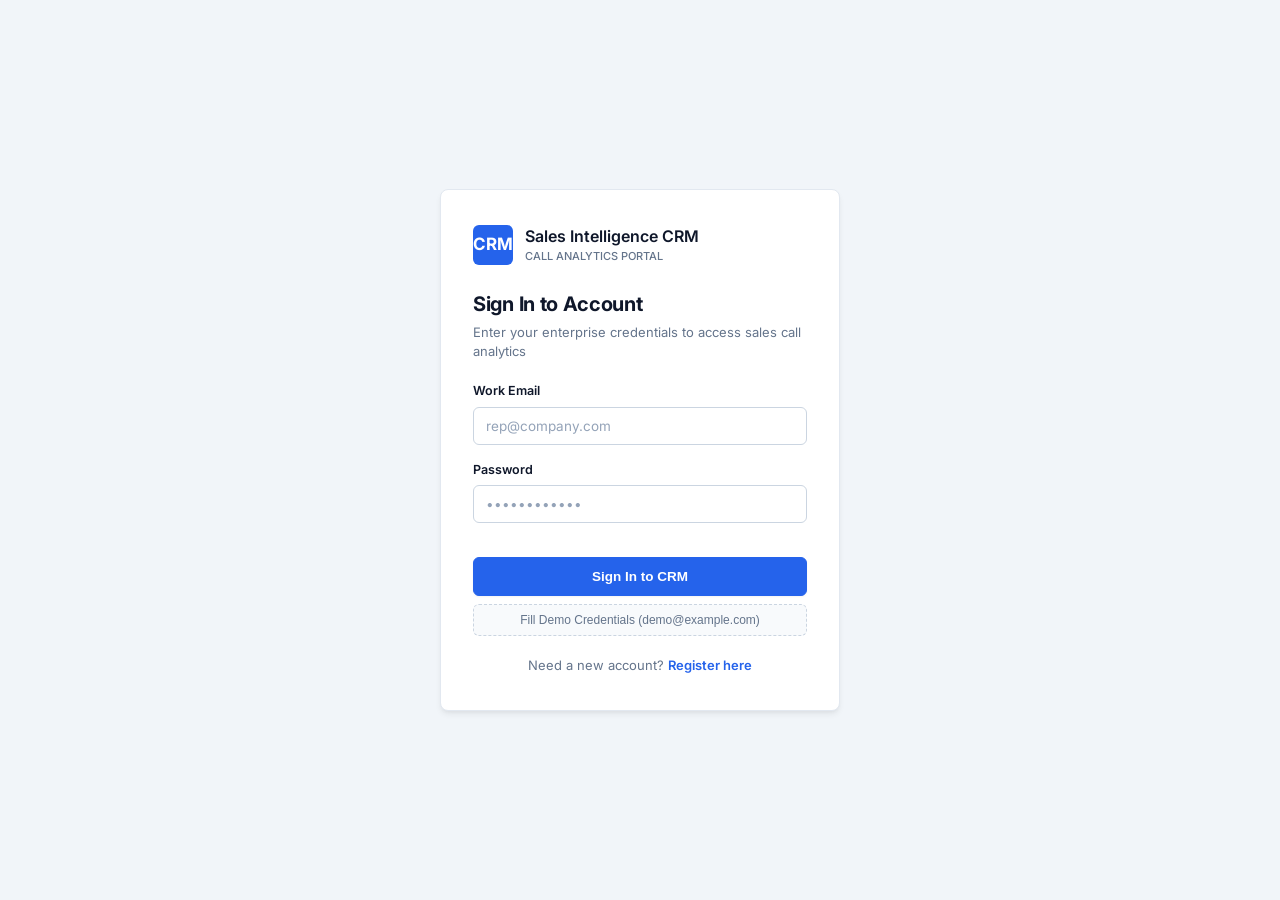
<file: frontend/index.html>
<!DOCTYPE html>
<html lang="en">

<head>
    <meta charset="UTF-8">
    <meta name="viewport" content="width=device-width, initial-scale=1.0">
    <title>Sales Call Analyzer CRM | Conversation Intelligence</title>
    <link rel="stylesheet" href="css/style.css">
    <link rel="stylesheet" href="css/onboarding_guide.css">
</head>

<body>

    <div class="app">

        <!-- ================= CRM SIDEBAR ================= -->
        <aside class="sidebar">

            <a href="index.html" class="logo">
                <div class="logo-icon">CRM</div>
                <div>
                    <strong>Sales Intelligence</strong>
                    <span>Call Analytics</span>
                </div>
            </a>

            <nav>
                <a href="index.html" class="nav-item active">
                    <span>⌂</span>
                    Dashboard
                </a>

                <a href="dashboard.html" class="nav-item">
                    <span>◷</span>
                    Call History
                </a>

                <a href="live-call.html" class="nav-item">
                    <span>⚡</span>
                    Live Zoom Copilot
                </a>
            </nav>

            <div class="sidebar-bottom">
                <div class="system-status">
                    <span class="status-dot"></span>
                    <div>
                        <strong>Analytics Engine</strong>
                        <small>Operational</small>
                    </div>
                </div>

                <div class="user-badge" id="userBadge">
                    <div class="user-info">
                        <div class="user-avatar" id="userAvatar">U</div>
                        <div class="user-details">
                            <strong id="userName">Sales Representative</strong>
                            <span id="userEmail">demo@example.com</span>
                        </div>
                    </div>
                    <button class="logout-btn" id="logoutBtn" title="Log Out">⎋</button>
                </div>
            </div>

        </aside>

        <!-- ================= MAIN CONTENT ================= -->
        <main class="main">

            <header class="topbar">
                <div>
                    <h1>Sales Call Dashboard</h1>
                    <p>Analyze client calls, monitor conversation metrics, and review rep performance</p>
                </div>

                <div style="display:flex; align-items:center; gap:12px;">
                    <button class="quick-guide-trigger-btn" id="openGuideBtn" title="Platform Walkthrough & Guide">
                        <span class="guide-dot"></span>
                        📖 Quick Start Guide
                    </button>
                    <div class="topbar-badge">
                        <span></span>
                        Call Intelligence System Active
                    </div>
                </div>
            </header>

            <!-- ================= CRM KPI STATS ================= -->
            <section class="stats">

                <div class="stat-card">
                    <div class="stat-icon">◉</div>
                    <div>
                        <span>Total Calls Logged</span>
                        <strong id="totalCalls">0</strong>
                    </div>
                </div>

                <div class="stat-card">
                    <div class="stat-icon">★</div>
                    <div>
                        <span>Average Rep Score</span>
                        <strong id="averageScore">--</strong>
                    </div>
                </div>

                <div class="stat-card">
                    <div class="stat-icon">↗</div>
                    <div>
                        <span>Average Buying Intent</span>
                        <strong id="buyingIntent">--</strong>
                    </div>
                </div>

                <div class="stat-card">
                    <div class="stat-icon">✓</div>
                    <div>
                        <span>System Health</span>
                        <strong class="online">Normal</strong>
                    </div>
                </div>

            </section>

            <!-- ================= CALL UPLOAD SECTION ================= -->
            <section class="upload-section">

                <div class="section-heading">
                    <h2>Upload Call Recording</h2>
                    <p>Select a customer sales call audio file to generate an automated transcript and conversation audit.</p>
                </div>

                <div class="upload-box" id="uploadBox">
                    <div class="upload-icon">↑</div>

                    <h3>Select Sales Call Audio File</h3>
                    <p>Drag and drop audio file here, or click the button below to browse local files.</p>

                    <div class="format-tags">
                        <span class="format-pill">MP3</span>
                        <span class="format-pill">WAV</span>
                        <span class="format-pill">M4A</span>
                        <span class="format-pill">OGG</span>
                        <span class="format-pill">FLAC</span>
                    </div>

                    <input
                        type="file"
                        id="audioFile"
                        accept=".mp3,.wav,.m4a,.ogg,.flac,audio/*"
                        hidden
                    >

                    <button
                        type="button"
                        class="btn-primary browse-btn"
                        id="browseBtn"
                    >
                        Browse File
                    </button>
                </div>

                <!-- SELECTED FILE PREVIEW -->
                <div
                    class="selected-file"
                    id="selectedFile"
                    style="display:none;"
                >
                    <div class="file-info">
                        <div class="file-icon">♪</div>
                        <div>
                            <strong id="fileName">audio.wav</strong>
                            <small id="fileSize">0 MB</small>
                        </div>
                    </div>

                    <button
                        id="analyzeBtn"
                        class="analyze-btn"
                    >
                        Process Call Recording
                    </button>
                </div>

                <!-- PROCESSING LOADER -->
                <div
                    class="processing"
                    id="processing"
                    style="display:none;"
                >
                    <div class="loader"></div>
                    <h3>Processing call recording...</h3>
                    <p id="processingText">Transcribing speech and extracting sales diagnostics.</p>
                </div>

            </section>

            <!-- ================= CRM FEATURE HIGHLIGHTS ================= -->
            <section class="features">

                <div class="feature-card">
                    <div>1</div>
                    <h3>Speaker Turn Diarization</h3>
                    <p>Separates dialogue between the sales representative and the client with precise timestamps.</p>
                </div>

                <div class="feature-card">
                    <div>2</div>
                    <h3>Customer Sentiment</h3>
                    <p>Evaluates overall tone, prospect hesitation, and receptiveness throughout the call.</p>
                </div>

                <div class="feature-card">
                    <div>3</div>
                    <h3>Need & Objection Tracking</h3>
                    <p>Identifies core customer requirements and surfaces objections paired with suggested responses.</p>
                </div>

                <div class="feature-card">
                    <div>4</div>
                    <h3>Performance Coaching</h3>
                    <p>Generates structured rep evaluation scores, talk-to-listen ratios, and recommended next steps.</p>
                </div>

            </section>

        </main>

    </div>

    <script src="js/config.js"></script>
    <script src="js/app.js"></script>
    <script src="js/onboarding_guide.js"></script>
</body>

</html>
</file>
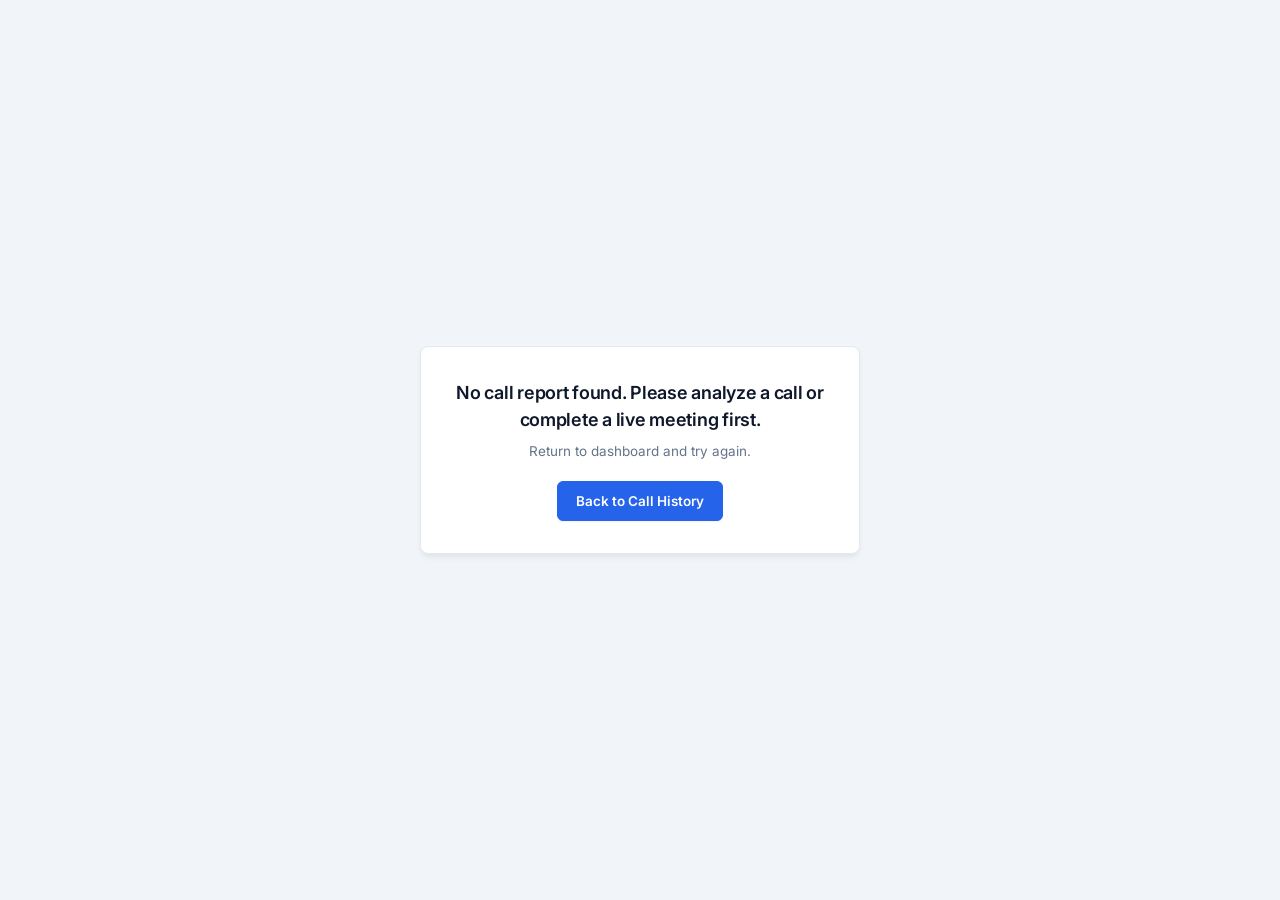
<file: frontend/call.html>
<!DOCTYPE html>
<html lang="en">

<head>
    <meta charset="UTF-8">
    <meta name="viewport" content="width=device-width, initial-scale=1.0">
    <title>Call Analysis Report | Sales Intelligence CRM</title>
    <link rel="stylesheet" href="css/style.css">
</head>

<body>

<div class="app">

    <!-- ================= CRM SIDEBAR ================= -->
    <aside class="sidebar">

        <a href="index.html" class="logo">
            <div class="logo-icon">CRM</div>
            <div>
                <strong>Sales Intelligence</strong>
                <span>Call Analytics</span>
            </div>
        </a>

        <nav>
            <a href="index.html" class="nav-item">
                <span>⌂</span>
                Dashboard
            </a>

            <a href="dashboard.html" class="nav-item">
                <span>◷</span>
                Call History
            </a>

            <a href="live-call.html" class="nav-item">
                <span>⚡</span>
                Live Zoom Copilot
            </a>
        </nav>

        <div class="sidebar-bottom">
            <div class="system-status">
                <span class="status-dot"></span>
                <div>
                    <strong>Analytics Engine</strong>
                    <small>Operational</small>
                </div>
            </div>

            <div class="user-badge" id="userBadge">
                <div class="user-info">
                    <div class="user-avatar" id="userAvatar">U</div>
                    <div class="user-details">
                        <strong id="userName">Sales Representative</strong>
                        <span id="userEmail">demo@example.com</span>
                    </div>
                </div>
                <button class="logout-btn" id="logoutBtn" title="Log Out">⎋</button>
            </div>
        </div>

    </aside>

    <!-- ================= MAIN CONTENT ================= -->
    <main class="main">

        <!-- ACTION BAR -->
        <div style="display:flex; justify-content:space-between; align-items:center; margin-bottom:16px;">
            <a href="dashboard.html" class="btn-secondary">
                ← Back to Call Archive
            </a>

            <button type="button" class="btn-secondary" id="exportPdfBtn">
                Export / Print Summary
            </button>
        </div>

        <!-- ================= ANALYSIS HEADER ================= -->
        <section class="analysis-header">
            <div>
                <h2 id="reportTitle">Call Intelligence Report</h2>
                <p id="reportSubtitle">Automated transcription, conversation diagnostics, and sales execution audit</p>
            </div>

            <span class="status-badge">
                Audit Completed
            </span>
        </section>

        <!-- ================= SCORE CARDS ================= -->
        <section class="score-grid">

            <div class="score-card">
                <span class="label">Rep Performance Score</span>
                <div class="score" id="salesScore">--</div>
            </div>

            <div class="score-card">
                <span class="label">Customer Sentiment</span>
                <div class="score" id="sentiment">--</div>
            </div>

            <div class="score-card">
                <span class="label">Buying Intent</span>
                <div class="score" id="buyingIntent">--</div>
            </div>

            <div class="score-card">
                <span class="label">Call Duration</span>
                <div class="score" id="duration">--</div>
            </div>

        </section>

        <!-- ================= ANALYSIS GRID ================= -->
        <section class="analysis-grid">

            <!-- CUSTOMER ANALYSIS -->
            <div class="analysis-card">
                <h3>Customer Profile & Intent</h3>

                <div class="info-row">
                    <span>Overall Sentiment</span>
                    <span id="customerSentiment">--</span>
                </div>

                <div class="info-row">
                    <span>Buying Intent Rating</span>
                    <span id="customerIntent">--</span>
                </div>

                <div class="info-row">
                    <span>Primary Customer Need</span>
                    <span id="customerNeed">--</span>
                </div>
            </div>

            <!-- SALESPERSON ANALYSIS -->
            <div class="analysis-card">
                <h3>Salesperson Execution Metrics</h3>

                <div class="info-row">
                    <span>Overall Performance Rating</span>
                    <span id="salespersonScore">--</span>
                </div>

                <div class="info-row">
                    <span>Rep Talk Percentage</span>
                    <span id="communicationScore">--</span>
                </div>

                <div class="info-row">
                    <span>Customer Engagement Share</span>
                    <span id="engagementScore">--</span>
                </div>
            </div>

            <!-- CUSTOMER NEEDS -->
            <div class="analysis-card">
                <h3>Identified Customer Needs</h3>
                <div class="tags" id="needs">
                    <span class="tag">Loading requirements...</span>
                </div>
            </div>

            <!-- OBJECTIONS & REBUTTALS -->
            <div class="analysis-card">
                <h3>Objections & Counter-Rebuttals</h3>
                <div class="tags" id="objections">
                    <span class="tag warning">No objections detected</span>
                </div>
            </div>

            <!-- QUESTIONS ASKED -->
            <div class="analysis-card">
                <h3>Questions Raised by Customer</h3>
                <div class="feature-container" id="questions">
                    <p style="font-size:13px; color:var(--text-muted);">No direct customer questions identified.</p>
                </div>
            </div>

            <!-- RECOMMENDATIONS -->
            <div class="analysis-card">
                <h3>Strategic Sales Recommendations</h3>
                <ul class="analysis-list" id="recommendations">
                    <li>Evaluating recommendations...</li>
                </ul>
            </div>

            <!-- STRATEGIC NEXT CALL PLAN -->
            <div class="analysis-card">
                <h3>Recommended Next Call Strategy</h3>
                <div class="feature-container" id="nextCallStrategy">
                    <p>Generating follow-up plan...</p>
                </div>
            </div>

            <!-- RECOMMENDED CONVERSATION SCRIPT -->
            <div class="analysis-card">
                <h3>Suggested Follow-Up Script</h3>
                <div class="feature-container" id="recommendedConversation">
                    <p>Generating suggested script...</p>
                </div>
            </div>

            <!-- SALES COACHING -->
            <div class="analysis-card">
                <h3>Sales Coaching Notes</h3>
                <div class="feature-container" id="salesCoaching">
                    <p>Generating coaching feedback...</p>
                </div>
            </div>

            <!-- FOLLOW UP ACTIONS -->
            <div class="analysis-card">
                <h3>Follow-Up Action Items</h3>
                <div class="feature-container" id="followUpActions">
                    <p>Generating action checklist...</p>
                </div>
            </div>

            <!-- FULL TRANSCRIPT -->
            <div class="analysis-card full">
                <div style="display:flex; justify-content:space-between; align-items:center; margin-bottom:14px;">
                    <h3>Call Transcript & Diarization</h3>
                    <input
                        type="text"
                        id="transcriptSearch"
                        placeholder="Search conversation..."
                        style="width:240px; padding:7px 10px; font-size:12.5px;"
                    >
                </div>

                <div class="transcript" id="transcript">
                    <p style="font-size:13px; color:var(--text-muted);">Loading conversation turns...</p>
                </div>
            </div>

        </section>

    </main>

</div>

<script src="js/config.js"></script>
<script src="js/call.js"></script>
</body>

</html>
</file>
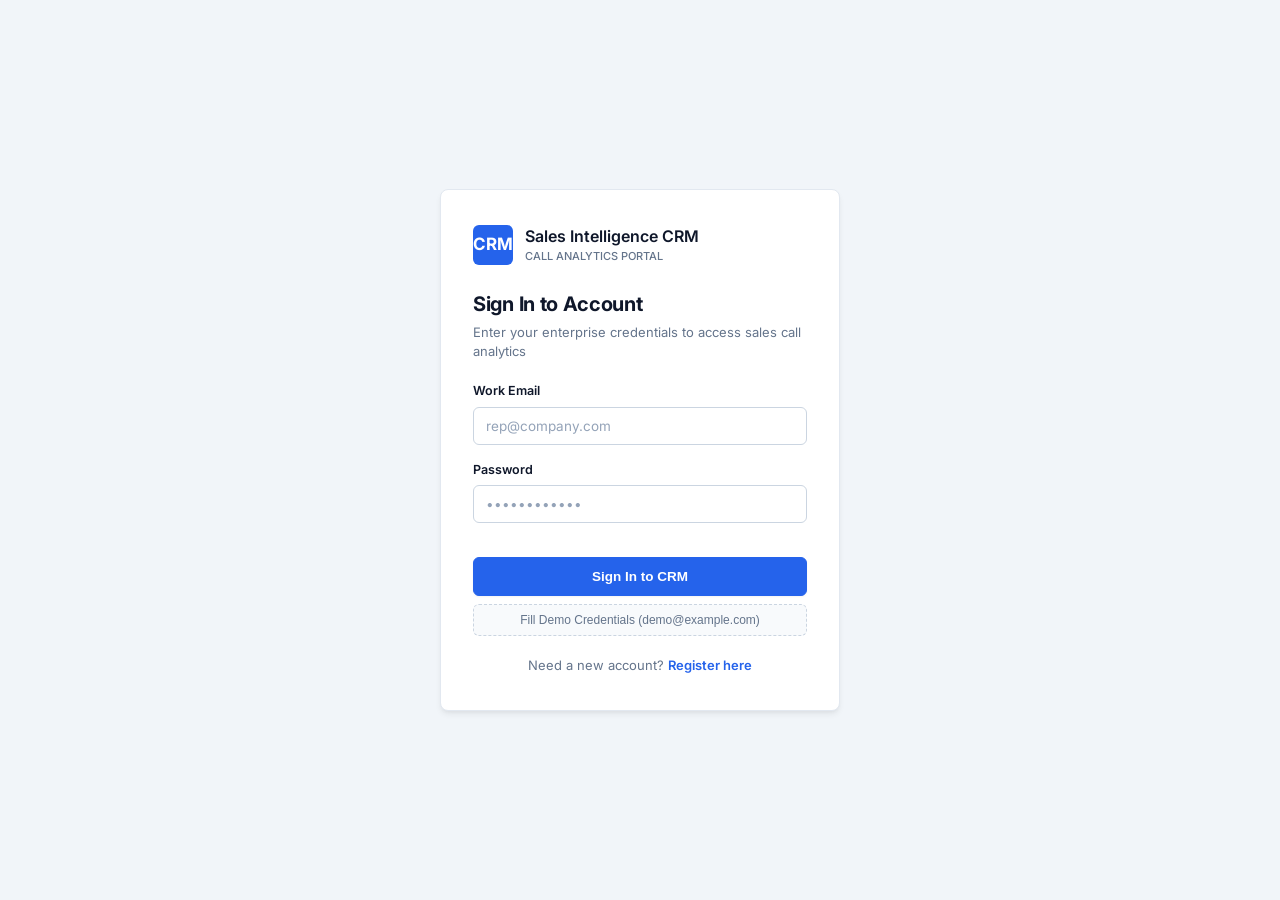
<file: frontend/dashboard.html>
<!DOCTYPE html>
<html lang="en">

<head>
    <meta charset="UTF-8">
    <meta name="viewport" content="width=device-width, initial-scale=1.0">
    <title>Call History Archive | Sales Intelligence CRM</title>
    <link rel="stylesheet" href="css/style.css">
    <link rel="stylesheet" href="css/onboarding_guide.css">
</head>

<body>

    <div class="app">

        <!-- ================= CRM SIDEBAR ================= -->
        <aside class="sidebar">

            <a href="index.html" class="logo">
                <div class="logo-icon">CRM</div>
                <div>
                    <strong>Sales Intelligence</strong>
                    <span>Call Analytics</span>
                </div>
            </a>

            <nav>
                <a href="index.html" class="nav-item">
                    <span>⌂</span>
                    Dashboard
                </a>

                <a href="dashboard.html" class="nav-item active">
                    <span>◷</span>
                    Call History
                </a>

                <a href="live-call.html" class="nav-item">
                    <span>⚡</span>
                    Live Zoom Copilot
                </a>
            </nav>

            <div class="sidebar-bottom">
                <div class="system-status">
                    <span class="status-dot"></span>
                    <div>
                        <strong>Analytics Engine</strong>
                        <small>Operational</small>
                    </div>
                </div>

                <div class="user-badge" id="userBadge">
                    <div class="user-info">
                        <div class="user-avatar" id="userAvatar">U</div>
                        <div class="user-details">
                            <strong id="userName">Sales Representative</strong>
                            <span id="userEmail">demo@example.com</span>
                        </div>
                    </div>
                    <button class="logout-btn" id="logoutBtn" title="Log Out">⎋</button>
                </div>
            </div>

        </aside>

        <!-- ================= MAIN CONTENT ================= -->
        <main class="main">

            <header class="topbar">
                <div>
                    <h1>Sales Call History</h1>
                    <p>Audit and search previously analyzed sales conversations</p>
                </div>

                <div style="display:flex; align-items:center; gap:12px;">
                    <button class="quick-guide-trigger-btn" id="openGuideBtn" title="Platform Walkthrough & Guide">
                        <span class="guide-dot"></span>
                        📖 Quick Start Guide
                    </button>
                    <a href="index.html" class="btn-primary">
                        + Log New Call Recording
                    </a>
                </div>
            </header>

            <!-- ================= CRM KPI STATS ================= -->
            <section class="stats">

                <div class="stat-card">
                    <div class="stat-icon">◉</div>
                    <div>
                        <span>Total Calls Recorded</span>
                        <strong id="totalCalls">0</strong>
                    </div>
                </div>

                <div class="stat-card">
                    <div class="stat-icon">★</div>
                    <div>
                        <span>Average Rep Score</span>
                        <strong id="averageScore">--</strong>
                    </div>
                </div>

                <div class="stat-card">
                    <div class="stat-icon">↗</div>
                    <div>
                        <span>Average Buying Intent</span>
                        <strong id="buyingIntent">--</strong>
                    </div>
                </div>

                <div class="stat-card">
                    <div class="stat-icon">✓</div>
                    <div>
                        <span>System Health</span>
                        <strong class="online">Normal</strong>
                    </div>
                </div>

            </section>

            <!-- ================= RECENT CALL SUMMARY CARD ================= -->
            <section class="upload-section">

                <div class="section-heading">
                    <h2>Most Recent Call Summary</h2>
                    <p>Key highlights from the latest processed sales call</p>
                </div>

                <div class="latest-content">

                    <div class="latest-score">
                        <span>Rep Score</span>
                        <strong id="latestScore">--</strong>
                    </div>

                    <div class="latest-info">
                        <div>
                            <span>Customer Sentiment</span>
                            <strong id="latestSentiment">--</strong>
                        </div>

                        <div>
                            <span>Buying Intent</span>
                            <strong id="latestBuyingIntent">--</strong>
                        </div>

                        <div>
                            <span>Primary Customer Need</span>
                            <strong id="latestNeed">--</strong>
                        </div>
                    </div>

                </div>

                <button
                    id="viewLatestBtn"
                    class="btn-primary"
                    style="display:none;"
                >
                    View Complete Call Details →
                </button>

            </section>

            <!-- ================= CALL HISTORY ARCHIVE ================= -->
            <section class="upload-section history-card">

                <div class="section-heading" style="display:flex; justify-content:space-between; align-items:center; flex-wrap:wrap; gap:14px;">
                    <div>
                        <h2>Call Records Archive</h2>
                        <p>Complete historical registry of analyzed calls</p>
                    </div>

                    <div>
                        <input
                            type="text"
                            id="searchCallsInput"
                            placeholder="Filter by customer need or audio file..."
                            style="width:280px; padding:8px 12px; font-size:13px;"
                        >
                    </div>
                </div>

                <div id="callHistory" class="history-list">
                    <div class="history-empty">
                        <div class="empty-icon">◷</div>
                        <h3>No calls recorded yet</h3>
                        <p>Upload a customer call recording to begin tracking sales analytics.</p>
                        <a href="index.html" class="btn-primary">
                            Upload First Call
                        </a>
                    </div>
                </div>

            </section>

        </main>

    </div>

    <script src="js/config.js"></script>
    <script src="js/dashboard.js"></script>
    <script src="js/onboarding_guide.js"></script>
</body>

</html>
</file>
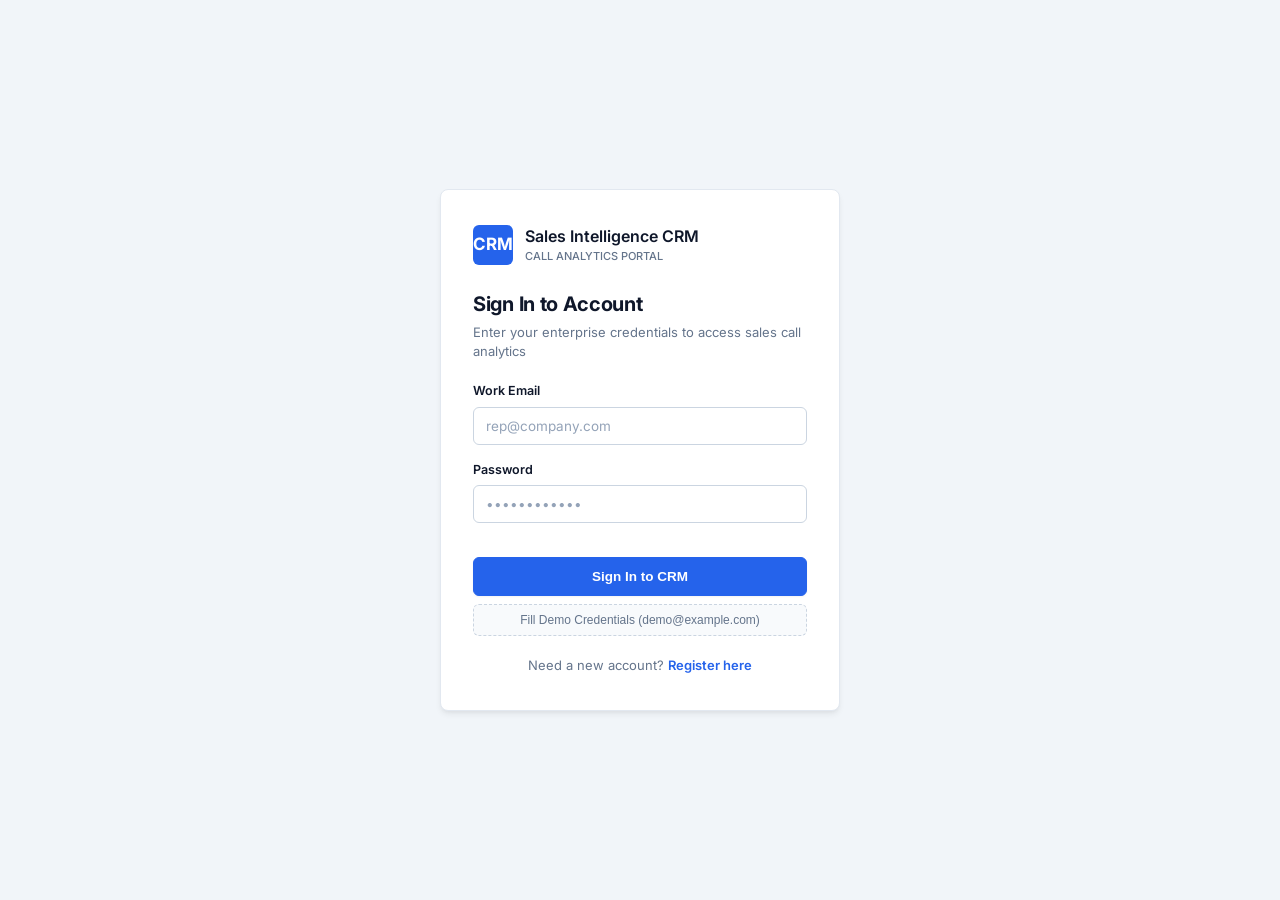
<file: frontend/live-call.html>
<!DOCTYPE html>
<html lang="en">
<head>
    <meta charset="UTF-8">
    <meta name="viewport" content="width=device-width, initial-scale=1.0">
    <title>Live Zoom Copilot | AI Sales Intelligence</title>
    <link rel="preconnect" href="https://fonts.googleapis.com">
    <link rel="preconnect" href="https://fonts.gstatic.com" crossorigin>
    <link href="https://fonts.googleapis.com/css2?family=Inter:wght@400;500;600;700;800&display=swap" rel="stylesheet">
    <link rel="stylesheet" href="css/style.css">
    <link rel="stylesheet" href="css/onboarding_guide.css">
    <style>
        /* Live Copilot Specific Enterprise UI Enhancements */
        .live-pulse {
            display: inline-block;
            width: 8px;
            height: 8px;
            background: #10b981;
            border-radius: 50%;
            margin-right: 6px;
            box-shadow: 0 0 0 rgba(16, 185, 129, 0.4);
            animation: pulse-ring 2s infinite;
        }
        @keyframes pulse-ring {
            0% { box-shadow: 0 0 0 0 rgba(16, 185, 129, 0.7); }
            70% { box-shadow: 0 0 0 8px rgba(16, 185, 129, 0); }
            100% { box-shadow: 0 0 0 0 rgba(16, 185, 129, 0); }
        }
        .split-workspace {
            display: grid;
            grid-template-columns: 1fr 1fr;
            gap: 20px;
            margin-top: 20px;
        }
        @media (max-width: 1024px) {
            .split-workspace { grid-template-columns: 1fr; }
        }
        .pane-card {
            background: #ffffff;
            border: 1px solid #e2e8f0;
            border-radius: 12px;
            padding: 20px;
            display: flex;
            flex-direction: column;
            box-shadow: 0 1px 3px rgba(0,0,0,0.05);
            min-height: 580px;
        }
        .pane-header {
            display: flex;
            justify-content: space-between;
            align-items: center;
            padding-bottom: 14px;
            border-bottom: 1px solid #f1f5f9;
            margin-bottom: 16px;
        }
        .live-transcript-feed {
            flex: 1;
            overflow-y: auto;
            max-height: 440px;
            display: flex;
            flex-direction: column;
            gap: 12px;
            padding-right: 6px;
        }
        .transcript-bubble {
            padding: 10px 14px;
            border-radius: 8px;
            font-size: 13.5px;
            line-height: 1.5;
            max-width: 90%;
            animation: fadeIn 0.3s ease;
        }
        .bubble-rep {
            background: #eff6ff;
            border-left: 3px solid #2563eb;
            align-self: flex-start;
        }
        .bubble-cust {
            background: #f8fafc;
            border-left: 3px solid #059669;
            align-self: flex-end;
        }
        .bubble-header {
            display: flex;
            justify-content: space-between;
            font-size: 11px;
            font-weight: 700;
            text-transform: uppercase;
            letter-spacing: 0.5px;
            margin-bottom: 4px;
        }
        .bubble-rep .bubble-header { color: #1d4ed8; }
        .bubble-cust .bubble-header { color: #047857; }

        /* Battlecard HUD */
        .battlecard-active {
            background: #ffffff;
            border: 2px solid #2563eb;
            border-radius: 10px;
            padding: 18px;
            box-shadow: 0 10px 25px -5px rgba(37, 99, 235, 0.15);
            margin-bottom: 16px;
            position: relative;
            animation: slideInDown 0.4s ease;
        }
        .battlecard-badge {
            display: inline-flex;
            align-items: center;
            gap: 6px;
            padding: 4px 10px;
            background: #fee2e2;
            color: #b91c1c;
            font-size: 11px;
            font-weight: 700;
            border-radius: 20px;
            text-transform: uppercase;
            margin-bottom: 10px;
        }
        .rebuttal-script {
            background: #f8fafc;
            border: 1px solid #e2e8f0;
            border-radius: 8px;
            padding: 12px 14px;
            font-size: 14px;
            font-weight: 600;
            color: #0f172a;
            line-height: 1.5;
            margin: 10px 0;
            cursor: pointer;
            position: relative;
        }
        .rebuttal-script:hover {
            background: #eff6ff;
            border-color: #bfdbfe;
        }
        .talk-ratio-bar-wrapper {
            background: #e2e8f0;
            border-radius: 6px;
            height: 12px;
            display: flex;
            overflow: hidden;
            margin: 8px 0;
        }
        .bar-rep {
            background: #2563eb;
            transition: width 0.5s ease;
        }
        .bar-cust {
            background: #059669;
            transition: width 0.5s ease;
        }
        .quick-demo-btn {
            font-size: 11.5px;
            padding: 5px 10px;
            border: 1px solid #cbd5e1;
            background: #ffffff;
            border-radius: 6px;
            cursor: pointer;
            color: #334155;
            font-weight: 500;
            transition: all 0.2s;
        }
        .quick-demo-btn:hover {
            background: #f1f5f9;
            border-color: #94a3b8;
            color: #0f172a;
        }
    </style>
</head>
<body>
    <div class="app">

        <!-- ================= CRM SIDEBAR ================= -->
        <aside class="sidebar">

            <a href="index.html" class="logo">
                <div class="logo-icon">CRM</div>
                <div>
                    <strong>Sales Intelligence</strong>
                    <span>Call Analytics</span>
                </div>
            </a>

            <nav>
                <a href="index.html" class="nav-item">
                    <span>⌂</span>
                    Dashboard
                </a>

                <a href="dashboard.html" class="nav-item">
                    <span>◷</span>
                    Call History
                </a>

                <a href="live-call.html" class="nav-item active">
                    <span>⚡</span>
                    Live Zoom Copilot
                </a>
            </nav>

            <div class="sidebar-bottom">
                <div class="system-status">
                    <span class="status-dot"></span>
                    <div>
                        <strong>Analytics Engine</strong>
                        <small>Operational</small>
                    </div>
                </div>

                <div class="user-badge" id="userBadge">
                    <div class="user-info">
                        <div class="user-avatar" id="userAvatar">U</div>
                        <div class="user-details">
                            <strong id="userName">Sales Representative</strong>
                            <span id="userEmail">demo@example.com</span>
                        </div>
                    </div>
                    <button class="logout-btn" id="logoutBtn" title="Log Out">⎋</button>
                </div>
            </div>

        </aside>

        <!-- ================= MAIN CONTENT ================= -->
        <main class="main">

            <!-- TOPBAR -->
            <header class="topbar">
                <div>
                    <h2>Live Zoom Sales Copilot</h2>
                    <p class="subtitle">Real-time in-call speech intelligence, battlecard generation, and active objection handling</p>
                </div>
                <div class="topbar-actions" style="display:flex; align-items:center; gap:16px;">
                    <div style="display:flex; align-items:center; gap:6px; background:#f1f5f9; padding:4px 10px; border-radius:6px; border:1px solid #cbd5e1;">
                        <span style="font-size:12px;">🌐</span>
                        <label for="languageSelect" style="font-size:11.5px; font-weight:700; color:#475569; text-transform:uppercase;">Language:</label>
                        <select id="languageSelect" style="padding:2px 6px; border-radius:4px; font-size:12px; border:1px solid #cbd5e1; background:#ffffff; color:#0f172a; font-weight:600; cursor:pointer;">
                            <option value="en-US" selected>English (US / Global)</option>
                            <option value="ur-PK">اردو / Urdu</option>
                        </select>
                    </div>
                    <button class="quick-guide-trigger-btn" id="openGuideBtn" title="Platform Walkthrough & Guide">
                        <span class="guide-dot"></span>
                        📖 Quick Guide
                    </button>
                    <div id="connectionStatus" style="font-size:13px; font-weight:600; color:#64748b; display:flex; align-items:center; gap:6px;">
                        <span style="width:8px; height:8px; border-radius:50%; background:#94a3b8; display:inline-block;"></span>
                        Standby
                    </div>
                </div>
            </header>

            <!-- MEETING SETUP CARD (Shown before call starts) -->
            <section class="card" id="meetingSetupCard" style="margin-top: 20px;">
                <h3 style="font-size:16px; margin:0 0 12px 0; color:#0f172a;">Connect Zoom Call or Start In-Call AI Assistant</h3>
                <p style="font-size:13.5px; color:#64748b; margin-bottom:18px;">
                    Paste your Zoom Meeting link or ID below to launch the live battlecard assistant. Your browser will capture the audio stream and provide live coaching tips in under 1.5 seconds.
                </p>

                <div style="display:grid; grid-template-columns: repeat(auto-fit, minmax(240px, 1fr)); gap: 14px; margin-bottom: 18px;">
                    <div>
                        <label style="font-size:12px; font-weight:600; color:#475569; display:block; margin-bottom:4px;">Zoom Meeting ID or Link</label>
                        <input type="text" id="zoomMeetingInput" class="input-field" placeholder="e.g. https://zoom.us/j/8492049102 or 849 204 9102" style="width:100%; box-sizing:border-box;">
                    </div>
                    <div>
                        <label style="font-size:12px; font-weight:600; color:#475569; display:block; margin-bottom:4px;">Prospective Client / Company</label>
                        <input type="text" id="clientNameInput" class="input-field" placeholder="e.g. Acme Corp / John Doe" value="Acme Corp (Lead)" style="width:100%; box-sizing:border-box;">
                    </div>
                    <div>
                        <label style="font-size:12px; font-weight:600; color:#475569; display:block; margin-bottom:4px;">Audio Engine</label>
                        <select id="audioEngineSelect" class="input-field" style="width:100%; box-sizing:border-box;">
                            <option value="webspeech">Live Microphone & System Audio (Speech AI)</option>
                            <option value="demo">Interactive Simulation Mode (Demo Objections)</option>
                        </select>
                    </div>
                </div>

                <div style="display:flex; gap:12px; align-items:center; flex-wrap:wrap;">
                    <button id="startCallBtn" class="btn-primary" style="padding:10px 22px; font-size:14px;">
                        🟢 Launch Live Zoom Copilot
                    </button>
                    <span style="font-size:12.5px; color:#64748b;">Zero-delay streaming via FastAPI WebSockets + Gemini Flash</span>
                </div>
            </section>

            <!-- ACTIVE CALL SPLIT WORKSPACE (Hidden initially, active during call) -->
            <section id="liveCallWorkspace" style="display:none;">

                <!-- CALL METRICS STRIP -->
                <div style="display:grid; grid-template-columns: repeat(auto-fit, minmax(180px, 1fr)); gap: 14px; margin-top:20px;">
                    <div style="background:#ffffff; border:1px solid #e2e8f0; border-radius:10px; padding:14px;">
                        <small style="color:#64748b; font-size:11px; font-weight:700; text-transform:uppercase;">Call Duration</small>
                        <div id="liveTimer" style="font-size:22px; font-weight:800; color:#0f172a; margin-top:4px;">00:00</div>
                    </div>
                    <div style="background:#ffffff; border:1px solid #e2e8f0; border-radius:10px; padding:14px;">
                        <small style="color:#64748b; font-size:11px; font-weight:700; text-transform:uppercase;">Rep Talk Time</small>
                        <div id="repTalkPct" style="font-size:22px; font-weight:800; color:#2563eb; margin-top:4px;">50.0%</div>
                    </div>
                    <div style="background:#ffffff; border:1px solid #e2e8f0; border-radius:10px; padding:14px;">
                        <small style="color:#64748b; font-size:11px; font-weight:700; text-transform:uppercase;">Customer Talk Time</small>
                        <div id="custTalkPct" style="font-size:22px; font-weight:800; color:#059669; margin-top:4px;">50.0%</div>
                    </div>
                    <div style="background:#ffffff; border:1px solid #e2e8f0; border-radius:10px; padding:14px;">
                        <small style="color:#64748b; font-size:11px; font-weight:700; text-transform:uppercase;">Battlecards Triggered</small>
                        <div id="battlecardsCount" style="font-size:22px; font-weight:800; color:#d97706; margin-top:4px;">0</div>
                    </div>
                </div>

                <!-- SPLIT VIEW: ZOOM & TRANSCRIPT (LEFT) + BATTLECARDS HUD (RIGHT) -->
                <div class="split-workspace">

                    <!-- LEFT PANE: LIVE TRANSCRIPT & AUDIO -->
                    <div class="pane-card">
                        <div class="pane-header">
                            <div>
                                <strong style="font-size:15px; color:#0f172a;">Live Audio Transcript</strong>
                                <small style="display:block; color:#64748b; font-size:12px;">Real-time rolling dialogue & Zoom stream</small>
                            </div>
                            <div style="display:flex; align-items:center; gap:8px;">
                                <button type="button" id="shareZoomAudioBtn" style="background:#2563eb; color:#ffffff; border:none; padding:6px 12px; border-radius:6px; font-size:12px; font-weight:600; cursor:pointer; display:inline-flex; align-items:center; gap:6px; transition:all 0.2s;">
                                    <span>🎧</span> Share Zoom Audio
                                </button>
                                <span id="micIndicator" style="font-size:12px; color:#059669; font-weight:600; display:flex; align-items:center; gap:5px;">
                                    <span class="live-pulse"></span> <span id="micStatusText">Mic Active</span>
                                </span>
                            </div>
                        </div>

                        <!-- LIVE AUDIO LEVEL / VU METER (VISUAL FEEDBACK) -->
                        <div style="background:#f8fafc; border:1px solid #e2e8f0; border-radius:8px; padding:8px 12px; margin-bottom:12px; display:flex; align-items:center; gap:10px;">
                            <div style="display:flex; align-items:center; gap:6px; font-size:11px; font-weight:700; color:#475569; text-transform:uppercase;">
                                <span>🎙️ Audio Meter:</span>
                            </div>
                            <div style="flex:1; background:#e2e8f0; height:8px; border-radius:4px; overflow:hidden; position:relative;">
                                <div id="audioVuMeter" style="background:linear-gradient(90deg, #10b981 60%, #f59e0b 85%, #ef4444 100%); height:100%; width:0%; transition:width 0.08s ease;"></div>
                            </div>
                            <span id="audioVuStatus" style="font-size:11px; font-weight:600; color:#64748b; min-width:85px; text-align:right;">Listening...</span>
                        </div>

                        <!-- TALK TO LISTEN GAUGE -->
                        <div style="margin-bottom:12px;">
                            <div style="display:flex; justify-content:space-between; font-size:11px; font-weight:600; color:#475569;">
                                <span>Rep: <strong id="repRatioLabel">50%</strong></span>
                                <span id="ratioStatusText" style="color:#059669;">Balanced Ratio</span>
                                <span>Customer: <strong id="custRatioLabel">50%</strong></span>
                            </div>
                            <div class="talk-ratio-bar-wrapper">
                                <div id="repRatioBar" class="bar-rep" style="width:50%;"></div>
                                <div id="custRatioBar" class="bar-cust" style="width:50%;"></div>
                            </div>
                        </div>

                        <!-- ROLLING TRANSCRIPT FEED -->
                        <div class="live-transcript-feed" id="transcriptFeed">
                            <div style="text-align:center; padding:30px 10px; color:#94a3b8; font-size:13px;">
                                🎙️ Waiting for conversation to start... Speak into your mic or click a test objection below.
                            </div>
                        </div>

                        <!-- DUAL-STREAM AUDIO STATUS & MANUAL INPUT BAR -->
                        <div style="margin-top:14px; padding-top:12px; border-top:1px solid #f1f5f9;">
                            <!-- Auto Speaker Stream Indicators -->
                            <div style="display:flex; justify-content:space-between; align-items:center; margin-bottom:10px; flex-wrap:wrap; gap:8px;">
                                <div style="display:flex; gap:8px; align-items:center;">
                                    <span style="display:inline-flex; align-items:center; gap:5px; font-size:11.5px; font-weight:700; color:#1d4ed8; background:#eff6ff; border:1px solid #bfdbfe; padding:4px 10px; border-radius:6px;">
                                        🎙️ Laptop Mic = Sales Rep (Auto)
                                    </span>
                                    <span style="display:inline-flex; align-items:center; gap:5px; font-size:11.5px; font-weight:700; color:#065f46; background:#ecfdf5; border:1px solid #a7f3d0; padding:4px 10px; border-radius:6px;">
                                        🎧 Zoom Share = Customer (Auto)
                                    </span>
                                </div>
                                <span style="font-size:11px; color:#10b981; font-weight:600;">✨ Zero manual switching needed</span>
                            </div>

                            <div style="display:flex; gap:8px; margin-bottom:8px;">
                                <select id="speakerRoleSelect" style="padding:6px 10px; border-radius:6px; font-size:12px; border:1px solid #cbd5e1; background:#ffffff; color:#334155; font-weight:600;">
                                    <option value="CUSTOMER">👤 Customer says</option>
                                    <option value="SALES REPRESENTATIVE">💼 Rep says</option>
                                </select>
                                <input type="text" id="manualTurnInput" placeholder="Type customer question or objection..." style="flex:1; font-size:13px; padding:7px 12px; border:1px solid #cbd5e1; border-radius:6px;">
                                <button id="sendTurnBtn" class="btn-primary" style="padding:6px 14px; font-size:12.5px;">Send</button>
                            </div>

                            <!-- SIMULATE LIVE CUSTOMER QUESTIONS & OBJECTIONS -->
                            <div style="display:flex; gap:6px; flex-wrap:wrap; align-items:center;">
                                <small style="font-size:11px; font-weight:700; color:#64748b; text-transform:uppercase;">Quick Tests:</small>
                                <button class="quick-demo-btn" onclick="simulateObjection('Find your website for my personal branding so tell me about Services.')">🌐 "Services for personal branding"</button>
                                <button class="quick-demo-btn" onclick="simulateObjection('Aapka package kitne ka hai aur services me kya kya shamil hai?')">🇵🇰 "Urdu: Package & Services"</button>
                                <button class="quick-demo-btn" onclick="simulateObjection('Your price is 40% higher than Competitor X.')">💰 "Price too high"</button>
                                <button class="quick-demo-btn" onclick="simulateObjection('We don\'t have budget until next quarter.')">⏳ "No budget now"</button>
                                <button class="quick-demo-btn" onclick="simulateObjection('We are already happy using another tool.')">🛡️ "Happy with competitor"</button>
                            </div>
                        </div>
                    </div>

                    <!-- RIGHT PANE: LIVE AI BATTLECARDS HUD -->
                    <div class="pane-card" style="background:#fafbfc;">
                        <div class="pane-header">
                            <div>
                                <strong style="font-size:15px; color:#0f172a;">AI Battlecard & Coaching HUD</strong>
                                <small style="display:block; color:#64748b; font-size:12px;">Immediate objection rebuttals & proof points</small>
                            </div>
                            <span style="background:#dbeafe; color:#1e40af; font-size:11px; font-weight:700; padding:3px 8px; border-radius:12px;">Gemini Flash Active</span>
                        </div>

                        <!-- ACTIVE BATTLECARD CONTAINER -->
                        <div id="battlecardContainer">
                            <div style="background:#ffffff; border:1px dashed #cbd5e1; border-radius:10px; padding:35px 20px; text-align:center; color:#64748b; font-size:13.5px;">
                                <div style="font-size:28px; margin-bottom:8px;">💡</div>
                                <strong>AI Copilot Standing By</strong>
                                <p style="margin:4px 0 0 0; font-size:12.5px; color:#94a3b8;">When the customer raises an objection or asks a question, actionable spoken rebuttals will pop up here in real time.</p>
                            </div>
                        </div>

                        <!-- PAST BATTLECARDS HISTORY -->
                        <div style="margin-top:20px; flex:1; display:flex; flex-direction:column;">
                            <small style="font-size:11px; font-weight:700; color:#64748b; text-transform:uppercase; margin-bottom:8px;">Handled Battlecards History</small>
                            <div id="battlecardHistory" style="overflow-y:auto; max-height:160px; display:flex; flex-direction:column; gap:8px;">
                                <div style="font-size:12px; color:#94a3b8; font-style:italic;">No past battlecards yet.</div>
                            </div>
                        </div>

                        <!-- END CALL & AUDIT REPORT BUTTON -->
                        <div style="margin-top:auto; padding-top:16px; border-top:1px solid #e2e8f0;">
                            <button id="endCallBtn" style="width:100%; padding:12px; background:#dc2626; color:#ffffff; border:none; border-radius:8px; font-size:14px; font-weight:700; cursor:pointer; display:flex; align-items:center; justify-content:center; gap:8px; box-shadow:0 4px 6px rgba(220, 38, 38, 0.2);">
                                🛑 End Call & Generate Executive Audit Report
                            </button>
                        </div>
                    </div>

                </div>

            </section>

        </main>

    </div>

    <!-- SCRIPTS -->
    <script src="js/config.js"></script>
    <script src="js/live_copilot.js"></script>
    <script src="js/onboarding_guide.js"></script>
</body>
</html>
</file>
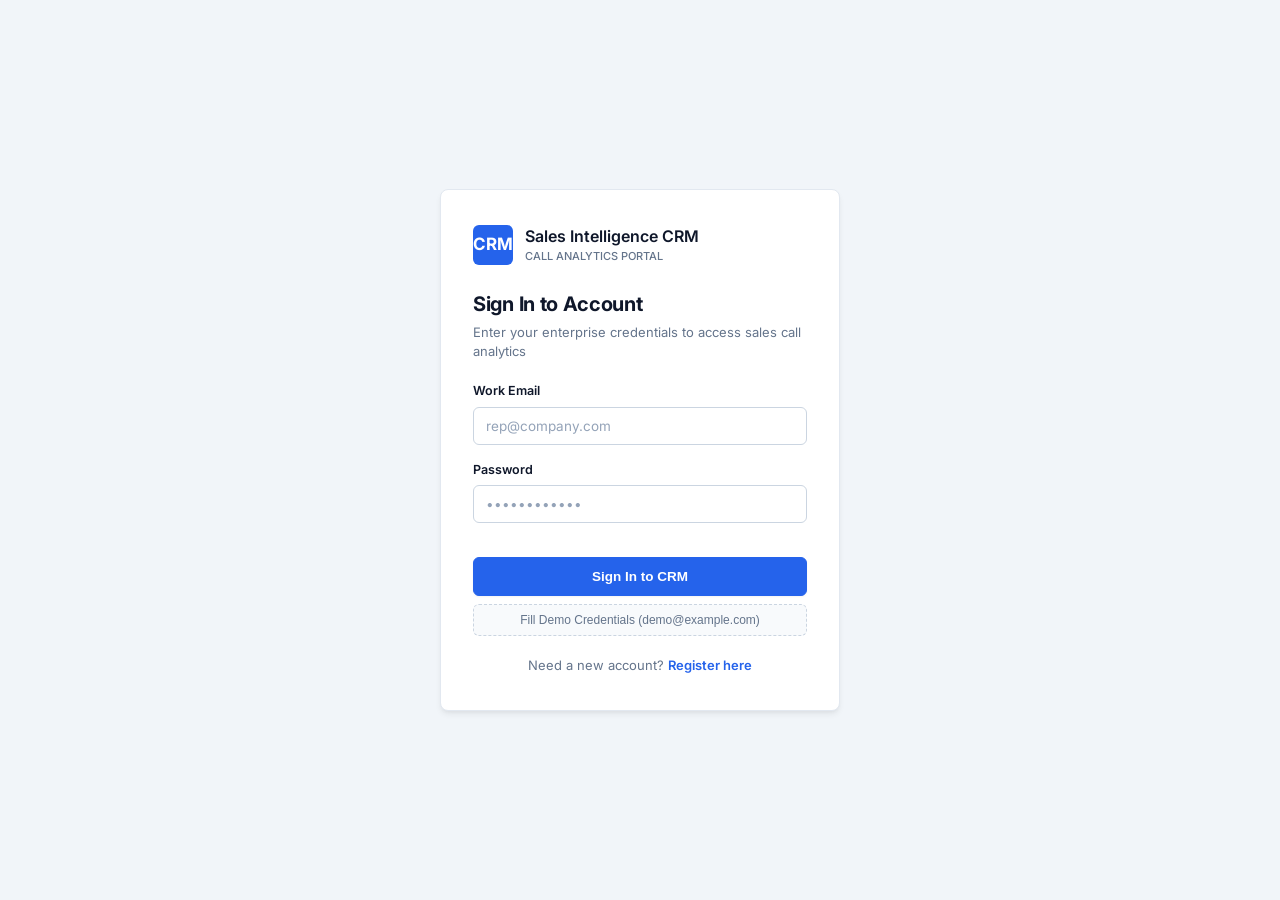
<file: frontend/login.html>
<!DOCTYPE html>
<html lang="en">
<head>
    <meta charset="UTF-8">
    <meta name="viewport" content="width=device-width, initial-scale=1.0">
    <title>Log In | Sales Intelligence CRM</title>
    <link rel="stylesheet" href="css/style.css">
</head>

<body>
    <div class="auth-page-container">
        <main class="auth-card">
            <div class="brand">
                <div class="brand-icon">CRM</div>
                <div>
                    <strong style="font-size:16px; color:#0f172a; font-weight:600;">Sales Intelligence CRM</strong>
                    <div style="font-size:11px; font-weight:500; color:#64748b; text-transform:uppercase;">Call Analytics Portal</div>
                </div>
            </div>

            <h1>Sign In to Account</h1>
            <p class="subtitle">Enter your enterprise credentials to access sales call analytics</p>

            <form id="loginForm">
                <div class="form-group">
                    <label for="email">Work Email</label>
                    <input
                        type="email"
                        id="email"
                        name="email"
                        autocomplete="email"
                        placeholder="rep@company.com"
                        required
                    >
                </div>

                <div class="form-group">
                    <label for="password">Password</label>
                    <input
                        type="password"
                        id="password"
                        name="password"
                        autocomplete="current-password"
                        placeholder="••••••••••••"
                        required
                    >
                </div>

                <button type="submit" id="loginBtn" class="auth-btn">Sign In to CRM</button>
                <button type="button" id="quickDemoBtn" class="quick-demo-btn">Fill Demo Credentials (demo@example.com)</button>
                <div class="message" id="loginMessage" role="status"></div>
            </form>

            <div class="bottom-link">
                Need a new account?
                <a href="register.html">Register here</a>
            </div>
        </main>
    </div>

    <script src="js/config.js"></script>
    <script src="js/login.js"></script>
    <script>
        const quickDemoBtn = document.getElementById("quickDemoBtn");
        if (quickDemoBtn) {
            quickDemoBtn.addEventListener("click", function() {
                document.getElementById("email").value = "demo@example.com";
                document.getElementById("password").value = "password123";
                document.getElementById("loginBtn").click();
            });
        }

        // Newly registered user detection
        const justRegistered = sessionStorage.getItem("user_just_registered");
        const regEmail = sessionStorage.getItem("registered_user_email");
        if (justRegistered && regEmail) {
            const emailInput = document.getElementById("email");
            const msg = document.getElementById("loginMessage");
            if (emailInput) emailInput.value = regEmail;
            if (msg) {
                msg.style.color = "#059669";
                msg.textContent = "🎉 Account created successfully! Please enter your password to start your navigation guide.";
            }
            const passInput = document.getElementById("password");
            if (passInput) passInput.focus();
        }
    </script>
</body>
</html>
</file>
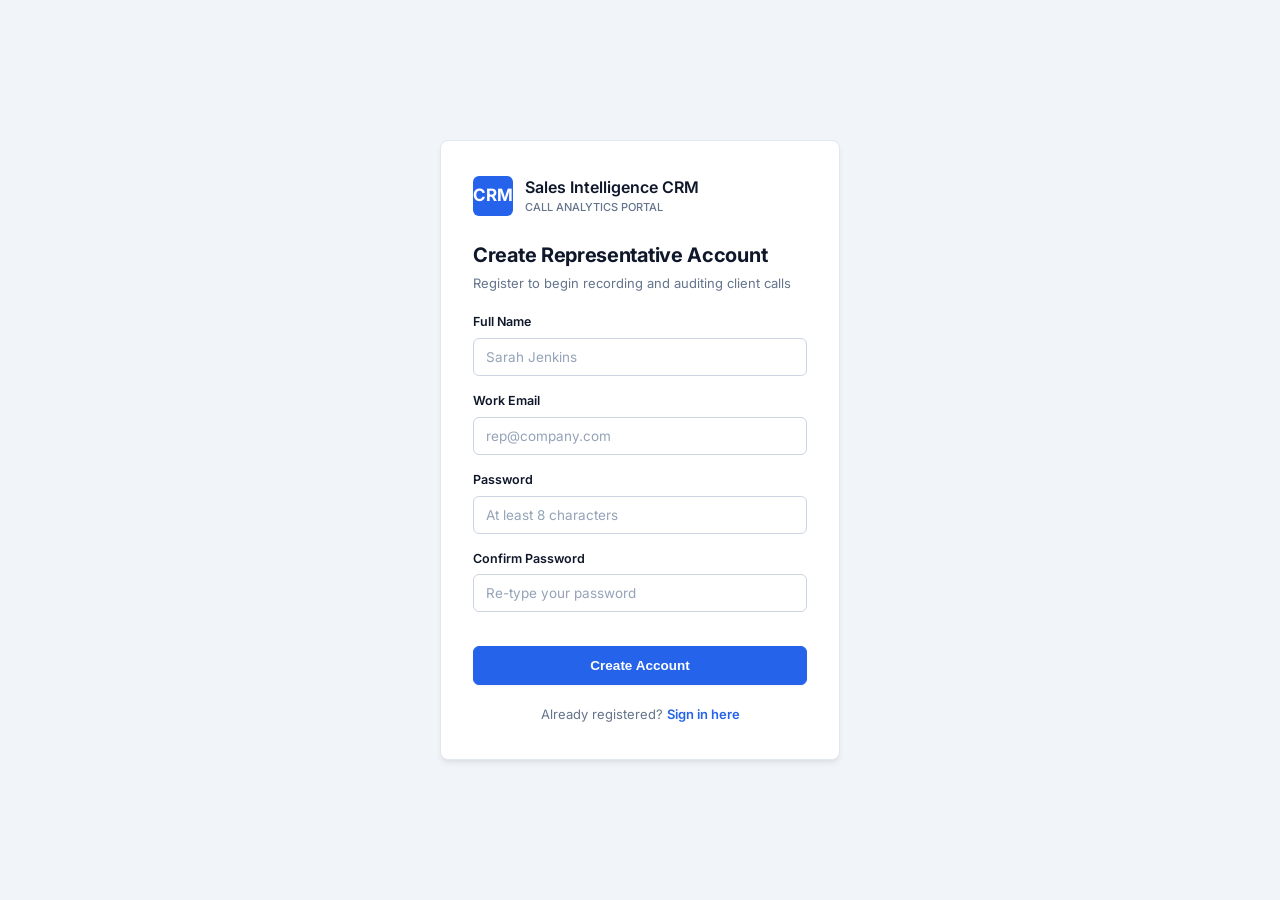
<file: frontend/register.html>
<!DOCTYPE html>
<html lang="en">
<head>
    <meta charset="UTF-8">
    <meta name="viewport" content="width=device-width, initial-scale=1.0">
    <title>Register | Sales Intelligence CRM</title>
    <link rel="stylesheet" href="css/style.css">
</head>

<body>
    <div class="auth-page-container">
        <main class="auth-card">
            <div class="brand">
                <div class="brand-icon">CRM</div>
                <div>
                    <strong style="font-size:16px; color:#0f172a; font-weight:600;">Sales Intelligence CRM</strong>
                    <div style="font-size:11px; font-weight:500; color:#64748b; text-transform:uppercase;">Call Analytics Portal</div>
                </div>
            </div>

            <h1>Create Representative Account</h1>
            <p class="subtitle">Register to begin recording and auditing client calls</p>

            <form id="registerForm">
                <div class="form-group">
                    <label for="name">Full Name</label>
                    <input
                        type="text"
                        id="name"
                        name="name"
                        autocomplete="name"
                        placeholder="Sarah Jenkins"
                        required
                    >
                </div>

                <div class="form-group">
                    <label for="email">Work Email</label>
                    <input
                        type="email"
                        id="email"
                        name="email"
                        autocomplete="email"
                        placeholder="rep@company.com"
                        required
                    >
                </div>

                <div class="form-group">
                    <label for="password">Password</label>
                    <input
                        type="password"
                        id="password"
                        name="password"
                        autocomplete="new-password"
                        minlength="8"
                        placeholder="At least 8 characters"
                        required
                    >
                </div>

                <div class="form-group">
                    <label for="confirmPassword">Confirm Password</label>
                    <input
                        type="password"
                        id="confirmPassword"
                        name="confirmPassword"
                        autocomplete="new-password"
                        minlength="8"
                        placeholder="Re-type your password"
                        required
                    >
                </div>

                <button type="submit" id="registerBtn" class="auth-btn">Create Account</button>
                <div class="message" id="registerMessage" role="status"></div>
            </form>

            <div class="bottom-link">
                Already registered?
                <a href="login.html">Sign in here</a>
            </div>
        </main>
    </div>

    <script src="js/config.js"></script>
    <script>
        const API_URL = window.API_URL || "http://127.0.0.1:8000";

        const registerForm = document.getElementById("registerForm");
        const registerBtn = document.getElementById("registerBtn");
        const registerMessage = document.getElementById("registerMessage");

        registerForm.addEventListener("submit", async function (event) {
            event.preventDefault();

            const name = document.getElementById("name").value.trim();
            const email = document.getElementById("email").value.trim().toLowerCase();
            const password = document.getElementById("password").value;
            const confirmPassword = document.getElementById("confirmPassword").value;

            registerMessage.style.color = "#dc2626";
            registerMessage.textContent = "";

            if (password !== confirmPassword) {
                registerMessage.textContent = "Passwords do not match.";
                return;
            }

            if (password.length < 8) {
                registerMessage.textContent = "Password must be at least 8 characters long.";
                return;
            }

            registerBtn.disabled = true;
            registerBtn.textContent = "Creating account...";

            try {
                const params = new URLSearchParams({
                    name: name,
                    email: email,
                    password: password
                });

                const response = await fetch(
                    `${API_URL}/auth/register?${params.toString()}`,
                    { method: "POST" }
                );

                const data = await response.json();

                if (!response.ok || data.success === false) {
                    throw new Error(
                        data.detail || data.error || "Registration failed."
                    );
                }

                sessionStorage.setItem("user_just_registered", "true");
                sessionStorage.setItem("registered_user_name", name);
                sessionStorage.setItem("registered_user_email", email);
                localStorage.removeItem("sales_onboarding_guide_seen");

                registerMessage.style.color = "#059669";
                registerMessage.textContent = "Account created successfully! Redirecting to login...";

                setTimeout(function () {
                    window.location.href = "login.html";
                }, 1000);

            } catch (error) {
                console.error("Registration error:", error);
                registerMessage.textContent = error.message || "Could not connect to the backend.";
            } finally {
                registerBtn.disabled = false;
                registerBtn.textContent = "Create Account";
            }
        });
    </script>
</body>
</html>
</file>
<file: frontend/css/style.css>
@import url('https://fonts.googleapis.com/css2?family=Inter:wght@400;500;600;700&display=swap');

/* ==================================================
   ENTERPRISE CRM DESIGN SYSTEM (HubSpot / Salesforce style)
   Clean, Professional, Non-Neon, Real Enterprise UI
   ================================================== */
:root {
    --bg-page: #f8fafc;
    --bg-surface: #ffffff;
    --bg-surface-hover: #f1f5f9;
    --bg-sidebar: #0f172a;
    --bg-sidebar-hover: #1e293b;
    --bg-sidebar-active: #1e293b;

    --border-color: #e2e8f0;
    --border-subtle: #f1f5f9;
    --border-dark: #cbd5e1;
    --border-focus: #2563eb;

    --text-primary: #0f172a;
    --text-secondary: #334155;
    --text-muted: #64748b;
    --text-light: #94a3b8;
    --text-on-dark: #ffffff;

    /* Corporate Brand Blue */
    --primary: #2563eb;
    --primary-hover: #1d4ed8;
    --primary-light: #eff6ff;
    --primary-border: #bfdbfe;
    --primary-text: #1e40af;

    /* Enterprise Status Colors */
    --success: #059669;
    --success-light: #ecfdf5;
    --success-border: #a7f3d0;
    --success-text: #065f46;

    --warning: #d97706;
    --warning-light: #fffbeb;
    --warning-border: #fde68a;
    --warning-text: #92400e;

    --danger: #dc2626;
    --danger-light: #fef2f2;
    --danger-border: #fecaca;
    --danger-text: #991b1b;

    --neutral-light: #f1f5f9;
    --neutral-border: #e2e8f0;
    --neutral-text: #475569;

    --radius-sm: 6px;
    --radius-md: 8px;
    --radius-lg: 12px;

    --shadow-xs: 0 1px 2px 0 rgba(0, 0, 0, 0.05);
    --shadow-sm: 0 1px 3px 0 rgba(0, 0, 0, 0.08), 0 1px 2px -1px rgba(0, 0, 0, 0.05);
    --shadow-md: 0 4px 6px -1px rgba(0, 0, 0, 0.07), 0 2px 4px -2px rgba(0, 0, 0, 0.05);

    --font-family: 'Inter', -apple-system, BlinkMacSystemFont, 'Segoe UI', Roboto, sans-serif;
}

/* ==================================================
   GLOBAL RESET
   ================================================== */
* {
    margin: 0;
    padding: 0;
    box-sizing: border-box;
}

html {
    scroll-behavior: smooth;
    color-scheme: light;
}

body {
    font-family: var(--font-family);
    background-color: var(--bg-page);
    color: var(--text-primary);
    line-height: 1.5;
    -webkit-font-smoothing: antialiased;
    -moz-osx-font-smoothing: grayscale;
    min-height: 100vh;
}

h1, h2, h3, h4, h5, h6 {
    font-family: var(--font-family);
    color: var(--text-primary);
    font-weight: 600;
    letter-spacing: -0.015em;
}

p {
    color: var(--text-secondary);
}

a {
    color: var(--primary);
    text-decoration: none;
    transition: color 0.15s ease;
}

a:hover {
    color: var(--primary-hover);
}

/* ==================================================
   CRM APPLICATION LAYOUT
   ================================================== */
.app {
    display: flex;
    min-height: 100vh;
}

/* ==================================================
   CRM SIDEBAR (Enterprise Navy)
   ================================================== */
.sidebar {
    width: 260px;
    background-color: var(--bg-sidebar);
    border-right: 1px solid #1e293b;
    padding: 24px 16px;
    display: flex;
    flex-direction: column;
    position: sticky;
    top: 0;
    height: 100vh;
    z-index: 50;
    flex-shrink: 0;
}

/* CRM Logo / Brand */
.logo {
    display: flex;
    align-items: center;
    gap: 12px;
    padding: 0 8px 24px;
    border-bottom: 1px solid #1e293b;
    text-decoration: none;
}

.logo-icon {
    width: 36px;
    height: 36px;
    background: var(--primary);
    color: #ffffff;
    border-radius: var(--radius-sm);
    display: flex;
    align-items: center;
    justify-content: center;
    font-weight: 700;
    font-size: 15px;
    flex-shrink: 0;
}

.logo strong {
    display: block;
    font-size: 15px;
    font-weight: 600;
    color: #ffffff;
    letter-spacing: -0.01em;
}

.logo span {
    display: block;
    font-size: 11px;
    font-weight: 500;
    color: #94a3b8;
    text-transform: uppercase;
    letter-spacing: 0.05em;
}

/* Sidebar Navigation */
nav {
    display: flex;
    flex-direction: column;
    gap: 4px;
    margin-top: 20px;
}

.nav-item {
    text-decoration: none;
    color: #94a3b8;
    padding: 10px 12px;
    border-radius: var(--radius-sm);
    display: flex;
    align-items: center;
    gap: 12px;
    font-size: 13.5px;
    font-weight: 500;
    transition: all 0.15s ease;
}

.nav-item span {
    font-size: 16px;
    line-height: 1;
    color: #94a3b8;
}

.nav-item:hover {
    background-color: var(--bg-sidebar-hover);
    color: #f8fafc;
}

.nav-item:hover span {
    color: #f8fafc;
}

.nav-item.active {
    background-color: var(--bg-sidebar-active);
    color: #ffffff;
    font-weight: 600;
    border-left: 3px solid var(--primary);
    border-radius: 0 var(--radius-sm) var(--radius-sm) 0;
}

.nav-item.active span {
    color: var(--primary);
}

/* Sidebar Bottom (System Status & Profile) */
.sidebar-bottom {
    margin-top: auto;
    display: flex;
    flex-direction: column;
    gap: 14px;
    padding-top: 16px;
    border-top: 1px solid #1e293b;
}

.system-status {
    display: flex;
    align-items: center;
    gap: 10px;
    padding: 0 4px;
}

.status-dot {
    width: 8px;
    height: 8px;
    background: #10b981;
    border-radius: 50%;
    flex-shrink: 0;
}

.system-status strong {
    display: block;
    font-size: 12px;
    font-weight: 600;
    color: #e2e8f0;
}

.system-status small {
    display: block;
    color: #10b981;
    font-size: 11px;
    font-weight: 500;
}

/* User Badge */
.user-badge {
    display: flex;
    align-items: center;
    justify-content: space-between;
    padding: 10px 12px;
    background: #1e293b;
    border-radius: var(--radius-sm);
}

.user-info {
    display: flex;
    align-items: center;
    gap: 10px;
    overflow: hidden;
}

.user-avatar {
    width: 32px;
    height: 32px;
    border-radius: 50%;
    background: #334155;
    color: #ffffff;
    font-size: 12px;
    font-weight: 600;
    display: flex;
    align-items: center;
    justify-content: center;
    flex-shrink: 0;
}

.user-details strong {
    display: block;
    font-size: 13px;
    font-weight: 600;
    color: #f8fafc;
    white-space: nowrap;
    text-overflow: ellipsis;
    overflow: hidden;
}

.user-details span {
    display: block;
    font-size: 11px;
    color: #94a3b8;
    white-space: nowrap;
    text-overflow: ellipsis;
    overflow: hidden;
}

.logout-btn {
    background: transparent;
    border: 1px solid #334155;
    color: #94a3b8;
    cursor: pointer;
    width: 28px;
    height: 28px;
    border-radius: var(--radius-sm);
    display: flex;
    align-items: center;
    justify-content: center;
    transition: all 0.15s ease;
    font-size: 13px;
    flex-shrink: 0;
}

.logout-btn:hover {
    color: #ffffff;
    background: #dc2626;
    border-color: #dc2626;
}

/* ==================================================
   MAIN CONTENT AREA
   ================================================== */
.main {
    flex: 1;
    padding: 32px 40px;
    max-width: 1440px;
    margin: 0 auto;
    width: calc(100% - 260px);
}

/* CRM Topbar */
.topbar {
    display: flex;
    justify-content: space-between;
    align-items: center;
    margin-bottom: 28px;
    padding-bottom: 18px;
    border-bottom: 1px solid var(--border-color);
}

.topbar h1 {
    font-size: 24px;
    font-weight: 700;
    color: var(--text-primary);
}

.topbar p {
    color: var(--text-muted);
    margin-top: 4px;
    font-size: 13.5px;
}

.topbar-badge {
    background: #ffffff;
    border: 1px solid var(--border-color);
    color: var(--text-secondary);
    padding: 6px 14px;
    border-radius: var(--radius-sm);
    font-size: 12px;
    font-weight: 500;
    display: inline-flex;
    align-items: center;
    gap: 8px;
    box-shadow: var(--shadow-xs);
}

.topbar-badge span {
    width: 7px;
    height: 7px;
    background: #10b981;
    border-radius: 50%;
}

/* ==================================================
   CRM KPI STAT CARDS
   ================================================== */
.stats {
    display: grid;
    grid-template-columns: repeat(4, 1fr);
    gap: 18px;
    margin-bottom: 28px;
}

.stat-card {
    background: var(--bg-surface);
    border: 1px solid var(--border-color);
    border-radius: var(--radius-md);
    padding: 20px 22px;
    display: flex;
    align-items: center;
    gap: 16px;
    box-shadow: var(--shadow-xs);
    transition: border-color 0.15s ease, box-shadow 0.15s ease;
}

.stat-card:hover {
    border-color: var(--border-dark);
    box-shadow: var(--shadow-sm);
}

.stat-icon {
    width: 44px;
    height: 44px;
    border-radius: var(--radius-md);
    background: var(--neutral-light);
    border: 1px solid var(--border-color);
    color: var(--text-secondary);
    display: flex;
    align-items: center;
    justify-content: center;
    font-size: 18px;
    font-weight: 600;
    flex-shrink: 0;
}

.stat-card span {
    display: block;
    color: var(--text-muted);
    font-size: 12px;
    font-weight: 600;
    text-transform: uppercase;
    letter-spacing: 0.04em;
    margin-bottom: 4px;
}

.stat-card strong {
    font-size: 24px;
    font-weight: 700;
    color: var(--text-primary);
    line-height: 1.1;
}

.stat-card strong.online {
    color: var(--success);
    font-size: 16px !important;
}

/* ==================================================
   CRM CARDS & CONTAINERS
   ================================================== */
.upload-section {
    background: var(--bg-surface);
    border: 1px solid var(--border-color);
    border-radius: var(--radius-md);
    padding: 26px 28px;
    margin-bottom: 28px;
    box-shadow: var(--shadow-xs);
}

.section-heading {
    margin-bottom: 20px;
}

.section-heading h2 {
    font-size: 18px;
    font-weight: 600;
    color: var(--text-primary);
}

.section-heading p {
    color: var(--text-muted);
    font-size: 13.5px;
    margin-top: 3px;
}

/* Upload Dropzone (Enterprise Document Style) */
.upload-box {
    border: 2px dashed #cbd5e1;
    border-radius: var(--radius-md);
    padding: 40px 24px;
    text-align: center;
    background: #f8fafc;
    transition: all 0.15s ease;
}

.upload-box:hover {
    border-color: var(--primary);
    background: #f1f5f9;
}

.upload-icon {
    width: 48px;
    height: 48px;
    border-radius: 50%;
    background: var(--primary-light);
    color: var(--primary);
    display: flex;
    align-items: center;
    justify-content: center;
    margin: 0 auto 14px;
    font-size: 20px;
    font-weight: 600;
}

.upload-box h3 {
    font-size: 16px;
    font-weight: 600;
    margin-bottom: 4px;
}

.upload-box p {
    color: var(--text-muted);
    font-size: 13px;
}

.format-tags {
    display: flex;
    justify-content: center;
    gap: 8px;
    margin: 14px 0 20px;
}

.format-pill {
    font-size: 11px;
    font-weight: 600;
    background: #ffffff;
    border: 1px solid var(--border-color);
    color: var(--text-muted);
    padding: 3px 8px;
    border-radius: var(--radius-sm);
}

/* ==================================================
   BUTTONS (Enterprise Standard)
   ================================================== */
.btn-primary, .browse-btn {
    background-color: var(--primary);
    color: #ffffff;
    border: 1px solid var(--primary);
    border-radius: var(--radius-sm);
    padding: 9px 18px;
    font-family: var(--font-family);
    font-size: 13.5px;
    font-weight: 600;
    cursor: pointer;
    box-shadow: var(--shadow-xs);
    transition: all 0.15s ease;
    display: inline-flex;
    align-items: center;
    justify-content: center;
    gap: 8px;
    text-decoration: none;
}

.btn-primary:hover:not(:disabled), .browse-btn:hover:not(:disabled) {
    background-color: var(--primary-hover);
    border-color: var(--primary-hover);
    color: #ffffff;
}

.btn-primary:disabled {
    opacity: 0.6;
    cursor: not-allowed;
}

.btn-secondary, .back-btn {
    background-color: #ffffff;
    color: var(--text-secondary);
    border: 1px solid var(--border-color);
    border-radius: var(--radius-sm);
    padding: 8px 16px;
    font-size: 13px;
    font-weight: 500;
    cursor: pointer;
    transition: all 0.15s ease;
    text-decoration: none;
    display: inline-flex;
    align-items: center;
    gap: 6px;
    box-shadow: var(--shadow-xs);
}

.btn-secondary:hover, .back-btn:hover {
    background-color: #f8fafc;
    border-color: var(--border-dark);
    color: var(--text-primary);
}

/* Selected File Preview Card */
.selected-file {
    margin-top: 18px;
    padding: 14px 18px;
    background: #ffffff;
    border: 1px solid var(--border-color);
    border-radius: var(--radius-md);
    display: flex;
    align-items: center;
    justify-content: space-between;
    box-shadow: var(--shadow-xs);
}

.file-info {
    display: flex;
    align-items: center;
    gap: 14px;
}

.file-icon {
    width: 36px;
    height: 36px;
    background: var(--neutral-light);
    border: 1px solid var(--border-color);
    color: var(--text-secondary);
    border-radius: var(--radius-sm);
    display: flex;
    align-items: center;
    justify-content: center;
    font-size: 16px;
}

.file-info strong {
    display: block;
    font-size: 13.5px;
    font-weight: 600;
    color: var(--text-primary);
}

.file-info small {
    font-size: 12px;
    color: var(--text-muted);
}

.analyze-btn {
    background-color: var(--primary);
    color: #ffffff;
    border: 1px solid var(--primary);
    padding: 9px 20px;
    border-radius: var(--radius-sm);
    font-weight: 600;
    font-size: 13.5px;
    cursor: pointer;
    box-shadow: var(--shadow-xs);
    transition: all 0.15s ease;
}

.analyze-btn:hover:not(:disabled) {
    background-color: var(--primary-hover);
    border-color: var(--primary-hover);
}

/* Processing Spinner */
.processing {
    margin-top: 20px;
    padding: 24px;
    background: #f8fafc;
    border: 1px solid var(--border-color);
    border-radius: var(--radius-md);
    text-align: center;
}

.loader, .spinner {
    width: 36px;
    height: 36px;
    border: 3px solid #cbd5e1;
    border-top: 3px solid var(--primary);
    border-radius: 50%;
    margin: 0 auto 12px;
    animation: spin 0.8s linear infinite;
}

@keyframes spin {
    0% { transform: rotate(0deg); }
    100% { transform: rotate(360deg); }
}

.processing h3 {
    font-size: 15px;
    font-weight: 600;
    color: var(--text-primary);
    margin-bottom: 4px;
}

.processing p {
    font-size: 13px;
    color: var(--text-muted);
}

/* ==================================================
   FEATURE CARDS (index.html)
   ================================================== */
.features {
    display: grid;
    grid-template-columns: repeat(4, 1fr);
    gap: 18px;
    margin-bottom: 24px;
}

.feature-card {
    background: var(--bg-surface);
    border: 1px solid var(--border-color);
    border-radius: var(--radius-md);
    padding: 20px;
    box-shadow: var(--shadow-xs);
    transition: border-color 0.15s ease;
}

.feature-card:hover {
    border-color: var(--border-dark);
}

.feature-card > div:first-child {
    width: 36px;
    height: 36px;
    border-radius: var(--radius-sm);
    background: var(--neutral-light);
    border: 1px solid var(--border-color);
    color: var(--text-secondary);
    display: flex;
    align-items: center;
    justify-content: center;
    font-size: 16px;
    font-weight: 600;
    margin-bottom: 12px;
}

.feature-card h3 {
    font-size: 14.5px;
    font-weight: 600;
    margin-bottom: 6px;
    color: var(--text-primary);
}

.feature-card p {
    font-size: 12.5px;
    color: var(--text-muted);
    line-height: 1.55;
}

/* ==================================================
   CALL ANALYSIS REPORT (call.html)
   ================================================== */
.analysis-header {
    background: var(--bg-surface);
    border: 1px solid var(--border-color);
    border-radius: var(--radius-md);
    padding: 20px 24px;
    display: flex;
    justify-content: space-between;
    align-items: center;
    margin-bottom: 20px;
    box-shadow: var(--shadow-xs);
}

.analysis-header h2 {
    font-size: 20px;
    font-weight: 700;
    margin-bottom: 4px;
}

.analysis-header p {
    color: var(--text-muted);
    font-size: 13px;
}

.status-badge {
    background: var(--success-light);
    border: 1px solid var(--success-border);
    color: var(--success-text);
    padding: 5px 12px;
    border-radius: var(--radius-sm);
    font-size: 12px;
    font-weight: 600;
    display: inline-flex;
    align-items: center;
    gap: 6px;
}

.status-badge::before {
    content: '';
    width: 6px;
    height: 6px;
    background: var(--success);
    border-radius: 50%;
}

/* Score Grid */
.score-grid {
    display: grid;
    grid-template-columns: repeat(4, 1fr);
    gap: 18px;
    margin-bottom: 20px;
}

.score-card {
    background: var(--bg-surface);
    border: 1px solid var(--border-color);
    border-radius: var(--radius-md);
    padding: 20px;
    box-shadow: var(--shadow-xs);
}

.score-card .label {
    color: var(--text-muted);
    font-size: 11.5px;
    font-weight: 600;
    text-transform: uppercase;
    letter-spacing: 0.04em;
    display: block;
    margin-bottom: 8px;
}

.score {
    font-size: 28px;
    font-weight: 700;
    color: var(--text-primary);
    line-height: 1;
}

/* Bento Grid */
.analysis-grid {
    display: grid;
    grid-template-columns: repeat(2, 1fr);
    gap: 20px;
    margin-bottom: 20px;
}

.analysis-card {
    background: var(--bg-surface);
    border: 1px solid var(--border-color);
    border-radius: var(--radius-md);
    padding: 22px 24px;
    box-shadow: var(--shadow-xs);
    display: flex;
    flex-direction: column;
}

.analysis-card.full {
    grid-column: 1 / -1;
}

.analysis-card h3 {
    font-size: 15px;
    font-weight: 600;
    margin-bottom: 16px;
    display: flex;
    align-items: center;
    gap: 8px;
    color: var(--text-primary);
    border-bottom: 1px solid var(--border-color);
    padding-bottom: 10px;
}

.info-row {
    display: flex;
    justify-content: space-between;
    align-items: center;
    padding: 10px 0;
    border-bottom: 1px solid var(--border-subtle);
}

.info-row:last-child {
    border-bottom: none;
}

.info-row span:first-child {
    color: var(--text-muted);
    font-size: 13px;
    font-weight: 500;
}

.info-row span:last-child {
    font-size: 13.5px;
    font-weight: 600;
    color: var(--text-primary);
}

/* Pills & Tags */
.tags {
    display: flex;
    flex-wrap: wrap;
    gap: 8px;
}

.tag {
    background: var(--neutral-light);
    border: 1px solid var(--border-color);
    color: var(--text-secondary);
    padding: 5px 10px;
    border-radius: var(--radius-sm);
    font-size: 12px;
    font-weight: 500;
}

.tag.positive {
    background: var(--success-light);
    border-color: var(--success-border);
    color: var(--success-text);
}

.tag.warning {
    background: var(--warning-light);
    border-color: var(--warning-border);
    color: var(--warning-text);
}

.tag.danger {
    background: var(--danger-light);
    border-color: var(--danger-border);
    color: var(--danger-text);
}

/* Bullet Lists */
.analysis-list {
    padding-left: 18px;
    color: var(--text-secondary);
    font-size: 13px;
    line-height: 1.8;
}

.analysis-list li {
    margin-bottom: 6px;
}

/* CRM Items (Strategy, Scripts, Coaching, Actions) */
.feature-container {
    display: flex;
    flex-direction: column;
    gap: 10px;
}

.feature-item {
    background: #f8fafc;
    border: 1px solid var(--border-color);
    border-left: 3px solid var(--primary);
    border-radius: var(--radius-sm);
    padding: 12px 14px;
}

.feature-item strong {
    display: block;
    font-size: 13px;
    font-weight: 600;
    color: var(--text-primary);
    margin-bottom: 3px;
    text-transform: capitalize;
}

.feature-item p {
    margin: 0;
    font-size: 12.5px;
    color: var(--text-secondary);
    line-height: 1.55;
}

.feature-item ul {
    margin: 6px 0 0 16px;
    padding: 0;
    font-size: 12px;
    color: var(--text-secondary);
}

.feature-item ul li {
    margin-bottom: 4px;
}

/* Script Card with Copy Button */
.script-card {
    position: relative;
    border-left-color: #64748b;
}

.script-header {
    display: flex;
    justify-content: space-between;
    align-items: center;
    margin-bottom: 4px;
}

.copy-script-btn {
    background: #ffffff;
    border: 1px solid var(--border-color);
    color: var(--text-secondary);
    font-size: 11px;
    font-weight: 600;
    padding: 3px 8px;
    border-radius: var(--radius-sm);
    cursor: pointer;
    transition: all 0.15s ease;
}

.copy-script-btn:hover {
    background: var(--neutral-light);
    border-color: var(--border-dark);
    color: var(--text-primary);
}

.copy-script-btn.copied {
    background: var(--success-light);
    border-color: var(--success-border);
    color: var(--success-text);
}

/* Transcript View */
.transcript {
    display: flex;
    flex-direction: column;
    gap: 12px;
    max-height: 520px;
    overflow-y: auto;
    padding-right: 6px;
}

.transcript-item {
    background: #f8fafc;
    border: 1px solid var(--border-color);
    border-radius: var(--radius-sm);
    padding: 12px 16px;
}

.transcript-meta {
    display: flex;
    justify-content: space-between;
    align-items: center;
    margin-bottom: 4px;
}

.transcript-meta strong {
    font-size: 12.5px;
    font-weight: 600;
    color: var(--text-primary);
}

.transcript-meta span {
    font-size: 11px;
    color: var(--text-muted);
}

.transcript-item p {
    margin: 0;
    font-size: 13px;
    line-height: 1.55;
    color: var(--text-secondary);
}

/* ==================================================
   CALL HISTORY VIEW (dashboard.html)
   ================================================== */
.latest-content {
    display: flex;
    gap: 24px;
    align-items: center;
    background: #f8fafc;
    border: 1px solid var(--border-color);
    border-radius: var(--radius-sm);
    padding: 20px;
    margin-bottom: 16px;
}

.latest-score {
    text-align: center;
    padding: 14px 20px;
    background: #ffffff;
    border: 1px solid var(--border-color);
    border-radius: var(--radius-sm);
    box-shadow: var(--shadow-xs);
    flex-shrink: 0;
}

.latest-score span {
    display: block;
    font-size: 11px;
    font-weight: 600;
    text-transform: uppercase;
    letter-spacing: 0.04em;
    color: var(--text-muted);
    margin-bottom: 4px;
}

.latest-score strong {
    font-size: 32px;
    font-weight: 700;
    color: var(--text-primary);
    line-height: 1;
}

.latest-info {
    display: grid;
    grid-template-columns: repeat(3, 1fr);
    gap: 20px;
    flex: 1;
}

.latest-info span {
    display: block;
    font-size: 11.5px;
    color: var(--text-muted);
    margin-bottom: 3px;
}

.latest-info strong {
    font-size: 14px;
    color: var(--text-primary);
    font-weight: 600;
}

/* History List Items */
.history-list {
    display: flex;
    flex-direction: column;
    gap: 10px;
}

.history-item {
    background: var(--bg-surface);
    border: 1px solid var(--border-color);
    border-radius: var(--radius-sm);
    padding: 14px 18px;
    display: flex;
    justify-content: space-between;
    align-items: center;
    box-shadow: var(--shadow-xs);
    transition: all 0.15s ease;
}

.history-item:hover {
    border-color: var(--border-dark);
    background-color: #fafbfc;
}

.history-main {
    display: flex;
    align-items: center;
    gap: 14px;
}

.history-icon {
    width: 36px;
    height: 36px;
    border-radius: var(--radius-sm);
    background: var(--neutral-light);
    border: 1px solid var(--border-color);
    color: var(--text-secondary);
    display: flex;
    align-items: center;
    justify-content: center;
    font-size: 16px;
}

.history-info strong {
    display: block;
    font-size: 13.5px;
    color: var(--text-primary);
    font-weight: 600;
}

.history-info small {
    font-size: 12px;
    color: var(--text-muted);
}

.history-details {
    display: flex;
    align-items: center;
    gap: 24px;
}

.history-detail {
    text-align: right;
}

.history-detail span {
    display: block;
    font-size: 11px;
    text-transform: uppercase;
    letter-spacing: 0.04em;
    color: var(--text-muted);
    margin-bottom: 2px;
}

.history-detail strong {
    font-size: 13.5px;
    color: var(--text-primary);
    font-weight: 600;
}

.history-view {
    background: #ffffff;
    border: 1px solid var(--border-color);
    color: var(--primary);
    padding: 7px 14px;
    border-radius: var(--radius-sm);
    font-size: 12px;
    font-weight: 600;
    cursor: pointer;
    transition: all 0.15s ease;
}

.history-view:hover {
    background: var(--primary-light);
    border-color: var(--primary-border);
}

.history-empty {
    text-align: center;
    padding: 48px 20px;
}

.empty-icon {
    font-size: 32px;
    color: var(--text-light);
    margin-bottom: 8px;
}

.history-empty h3 {
    font-size: 16px;
    margin-bottom: 4px;
    color: var(--text-primary);
}

.history-empty p {
    color: var(--text-muted);
    font-size: 13px;
    margin-bottom: 16px;
}

/* ==================================================
   ENTERPRISE AUTH PAGES (login.html, register.html)
   ================================================== */
.auth-page-container {
    min-height: 100vh;
    display: grid;
    place-items: center;
    padding: 24px;
    background-color: #f1f5f9;
}

.auth-card {
    width: 100%;
    max-width: 400px;
    background: #ffffff;
    padding: 34px 32px;
    border: 1px solid var(--border-color);
    border-radius: var(--radius-md);
    box-shadow: var(--shadow-md);
}

.brand {
    display: flex;
    align-items: center;
    gap: 12px;
    margin-bottom: 24px;
}

.brand-icon {
    width: 40px;
    height: 40px;
    background: var(--primary);
    border-radius: var(--radius-sm);
    display: flex;
    align-items: center;
    justify-content: center;
    color: white;
    font-weight: 700;
    font-size: 17px;
}

.auth-card h1 {
    font-size: 20px;
    font-weight: 700;
    margin-bottom: 4px;
    color: var(--text-primary);
}

.auth-card .subtitle {
    color: var(--text-muted);
    font-size: 13px;
    margin-bottom: 20px;
}

.form-group {
    margin-bottom: 16px;
}

label {
    display: block;
    margin-bottom: 6px;
    font-size: 12.5px;
    font-weight: 600;
    color: var(--text-primary);
}

input[type="text"], input[type="email"], input[type="password"] {
    width: 100%;
    padding: 10px 12px;
    background: #ffffff;
    border: 1px solid #cbd5e1;
    border-radius: var(--radius-sm);
    color: var(--text-primary);
    font-size: 13.5px;
    font-family: var(--font-family);
    outline: none;
    transition: border-color 0.15s ease, box-shadow 0.15s ease;
}

input[type="text"]:focus, input[type="email"]:focus, input[type="password"]:focus {
    border-color: var(--primary);
    box-shadow: 0 0 0 3px rgba(37, 99, 235, 0.15);
}

input::placeholder {
    color: var(--text-light);
}

.auth-btn {
    width: 100%;
    margin-top: 18px;
    padding: 11px;
    background: var(--primary);
    border: 1px solid var(--primary);
    border-radius: var(--radius-sm);
    color: #ffffff;
    font-size: 13.5px;
    font-weight: 600;
    cursor: pointer;
    box-shadow: var(--shadow-xs);
    transition: background-color 0.15s ease;
}

.auth-btn:hover:not(:disabled) {
    background-color: var(--primary-hover);
    border-color: var(--primary-hover);
}

.auth-btn:disabled {
    opacity: 0.6;
    cursor: wait;
}

.quick-demo-btn {
    width: 100%;
    margin-top: 8px;
    padding: 8px;
    background: #f8fafc;
    border: 1px dashed #cbd5e1;
    border-radius: var(--radius-sm);
    color: var(--text-muted);
    font-size: 12px;
    font-weight: 500;
    cursor: pointer;
    transition: all 0.15s ease;
}

.quick-demo-btn:hover {
    background: #f1f5f9;
    color: var(--text-primary);
    border-color: var(--border-dark);
}

.bottom-link {
    text-align: center;
    margin-top: 20px;
    font-size: 13px;
    color: var(--text-muted);
}

.bottom-link a {
    color: var(--primary);
    font-weight: 600;
}

.message {
    margin-top: 12px;
    font-size: 12.5px;
    line-height: 1.5;
    text-align: center;
}

/* ==================================================
   SCROLLBAR (Clean Enterprise)
   ================================================== */
::-webkit-scrollbar {
    width: 6px;
    height: 6px;
}

::-webkit-scrollbar-track {
    background: #f1f5f9;
}

::-webkit-scrollbar-thumb {
    background: #cbd5e1;
    border-radius: 3px;
}

::-webkit-scrollbar-thumb:hover {
    background: #94a3b8;
}

/* ==================================================
   RESPONSIVENESS
   ================================================== */
@media (max-width: 1200px) {
    .stats, .score-grid, .features {
        grid-template-columns: repeat(2, 1fr);
    }
    .analysis-grid {
        grid-template-columns: 1fr;
    }
}

@media (max-width: 860px) {
    .app {
        flex-direction: column;
    }
    .sidebar {
        width: 100%;
        height: auto;
        position: relative;
        border-right: none;
        border-bottom: 1px solid #1e293b;
        padding: 16px 20px;
    }
    .main {
        width: 100%;
        padding: 20px 16px;
    }
    .stats, .score-grid, .features {
        grid-template-columns: 1fr;
    }
    .latest-content {
        flex-direction: column;
        align-items: flex-start;
    }
    .latest-info {
        grid-template-columns: 1fr;
        width: 100%;
    }
    .history-item {
        flex-direction: column;
        align-items: flex-start;
        gap: 12px;
    }
    .history-details {
        width: 100%;
        justify-content: space-between;
    }
}
</file>
<file: frontend/css/onboarding_guide.css>
/* ============================================================
   ONBOARDING & NAVIGATION STEPS GUIDE (CRM DESIGN SYSTEM)
   Modern, Corporate Navy & Slate aesthetics with smooth animations
   ============================================================ */

/* MODAL BACKDROP */
.onboarding-backdrop {
    position: fixed;
    top: 0;
    left: 0;
    width: 100vw;
    height: 100vh;
    background: rgba(15, 23, 42, 0.75);
    backdrop-filter: blur(6px);
    -webkit-backdrop-filter: blur(6px);
    display: flex;
    align-items: center;
    justify-content: center;
    z-index: 99999;
    opacity: 0;
    pointer-events: none;
    transition: opacity 0.25s ease;
    padding: 20px;
}

.onboarding-backdrop.active {
    opacity: 1;
    pointer-events: auto;
}

/* MODAL DIALOG CONTAINER */
.onboarding-card {
    background: #ffffff;
    width: 100%;
    max-width: 680px;
    border-radius: 16px;
    box-shadow: 0 25px 50px -12px rgba(15, 23, 42, 0.25), 0 0 0 1px rgba(226, 232, 240, 0.8);
    display: flex;
    flex-direction: column;
    overflow: hidden;
    transform: scale(0.95) translateY(10px);
    transition: transform 0.25s cubic-bezier(0.16, 1, 0.3, 1);
}

.onboarding-backdrop.active .onboarding-card {
    transform: scale(1) translateY(0);
}

/* TOP HEADER */
.onboarding-header {
    background: #0f172a;
    color: #ffffff;
    padding: 22px 28px;
    display: flex;
    align-items: center;
    justify-content: space-between;
    border-bottom: 1px solid #1e293b;
    position: relative;
}

.onboarding-brand {
    display: flex;
    align-items: center;
    gap: 12px;
}

.onboarding-badge-icon {
    width: 38px;
    height: 38px;
    background: linear-gradient(135deg, #2563eb, #1d4ed8);
    border-radius: 10px;
    display: flex;
    align-items: center;
    justify-content: center;
    font-size: 18px;
    box-shadow: 0 4px 10px rgba(37, 99, 235, 0.35);
}

.onboarding-title-group h2 {
    font-size: 17px;
    font-weight: 700;
    color: #ffffff;
    margin: 0;
    display: flex;
    align-items: center;
    gap: 8px;
}

.onboarding-title-group p {
    font-size: 12px;
    color: #94a3b8;
    margin: 2px 0 0 0;
}

.onboarding-close-btn {
    background: rgba(255, 255, 255, 0.08);
    border: 1px solid rgba(255, 255, 255, 0.12);
    color: #94a3b8;
    width: 32px;
    height: 32px;
    border-radius: 8px;
    display: flex;
    align-items: center;
    justify-content: center;
    font-size: 16px;
    cursor: pointer;
    transition: all 0.15s ease;
}

.onboarding-close-btn:hover {
    background: rgba(255, 255, 255, 0.2);
    color: #ffffff;
    transform: scale(1.05);
}

/* STEP PROGRESS TRACKER */
.onboarding-progress-bar-container {
    background: #f8fafc;
    border-bottom: 1px solid #e2e8f0;
    padding: 12px 28px;
    display: flex;
    align-items: center;
    justify-content: space-between;
}

.onboarding-step-counter {
    font-size: 12px;
    font-weight: 700;
    color: #2563eb;
    text-transform: uppercase;
    letter-spacing: 0.05em;
    display: flex;
    align-items: center;
    gap: 6px;
}

.onboarding-step-dots {
    display: flex;
    align-items: center;
    gap: 8px;
}

.onboarding-dot {
    width: 28px;
    height: 6px;
    border-radius: 999px;
    background: #cbd5e1;
    transition: all 0.25s ease;
    cursor: pointer;
}

.onboarding-dot.active {
    background: #2563eb;
    width: 44px;
}

.onboarding-dot.completed {
    background: #059669;
}

/* BODY CONTENT SLIDES */
.onboarding-body {
    padding: 28px;
    min-height: 330px;
    display: flex;
    flex-direction: column;
}

.onboarding-slide {
    display: none;
    animation: fadeInSlide 0.25s ease forwards;
}

.onboarding-slide.active {
    display: block;
}

@keyframes fadeInSlide {
    from {
        opacity: 0;
        transform: translateY(6px);
    }
    to {
        opacity: 1;
        transform: translateY(0);
    }
}

/* HERO CARDS INSIDE SLIDES */
.onboarding-hero-card {
    background: linear-gradient(135deg, #f8fafc 0%, #f1f5f9 100%);
    border: 1px solid #e2e8f0;
    border-radius: 12px;
    padding: 20px;
    margin-bottom: 18px;
    display: flex;
    align-items: flex-start;
    gap: 16px;
}

.onboarding-hero-icon {
    width: 44px;
    height: 44px;
    min-width: 44px;
    border-radius: 10px;
    display: flex;
    align-items: center;
    justify-content: center;
    font-size: 22px;
    box-shadow: 0 4px 6px -1px rgba(0, 0, 0, 0.05);
}

.onboarding-hero-text h3 {
    font-size: 16px;
    font-weight: 700;
    color: #0f172a;
    margin: 0 0 4px 0;
}

.onboarding-hero-text p {
    font-size: 13px;
    color: #475569;
    margin: 0;
    line-height: 1.5;
}

/* FEATURE BULLETS & GRID */
.onboarding-steps-list {
    display: flex;
    flex-direction: column;
    gap: 12px;
}

.onboarding-step-item {
    display: flex;
    align-items: flex-start;
    gap: 12px;
    padding: 10px 14px;
    border-radius: 8px;
    background: #ffffff;
    border: 1px solid #e2e8f0;
    transition: background 0.15s ease, border-color 0.15s ease;
}

.onboarding-step-item:hover {
    background: #f8fafc;
    border-color: #cbd5e1;
}

.onboarding-step-num {
    background: #eff6ff;
    color: #2563eb;
    font-size: 12px;
    font-weight: 700;
    width: 24px;
    height: 24px;
    min-width: 24px;
    border-radius: 6px;
    display: flex;
    align-items: center;
    justify-content: center;
    border: 1px solid #bfdbfe;
}

.onboarding-step-detail strong {
    font-size: 13px;
    font-weight: 600;
    color: #0f172a;
    display: block;
    margin-bottom: 2px;
}

.onboarding-step-detail span {
    font-size: 12px;
    color: #64748b;
    line-height: 1.4;
    display: block;
}

/* CALLOUT NOTE */
.onboarding-callout {
    background: #ecfdf5;
    border: 1px solid #a7f3d0;
    border-radius: 8px;
    padding: 10px 14px;
    font-size: 12px;
    color: #065f46;
    margin-top: 14px;
    display: flex;
    align-items: center;
    gap: 10px;
}

.onboarding-callout-icon {
    font-size: 16px;
}

/* FOOTER ACTIONS */
.onboarding-footer {
    background: #f8fafc;
    border-top: 1px solid #e2e8f0;
    padding: 16px 28px;
    display: flex;
    align-items: center;
    justify-content: space-between;
}

.onboarding-skip-btn {
    background: transparent;
    border: none;
    color: #64748b;
    font-size: 13px;
    font-weight: 600;
    cursor: pointer;
    padding: 8px 12px;
    border-radius: 6px;
    transition: color 0.15s ease, background 0.15s ease;
}

.onboarding-skip-btn:hover {
    color: #0f172a;
    background: #e2e8f0;
}

.onboarding-nav-buttons {
    display: flex;
    align-items: center;
    gap: 10px;
}

.onboarding-btn-secondary {
    background: #ffffff;
    border: 1px solid #cbd5e1;
    color: #334155;
    padding: 9px 18px;
    border-radius: 8px;
    font-size: 13px;
    font-weight: 600;
    cursor: pointer;
    transition: all 0.15s ease;
}

.onboarding-btn-secondary:hover:not(:disabled) {
    background: #f1f5f9;
    border-color: #94a3b8;
}

.onboarding-btn-secondary:disabled {
    opacity: 0.5;
    cursor: not-allowed;
}

.onboarding-btn-primary {
    background: #2563eb;
    border: none;
    color: #ffffff;
    padding: 9px 20px;
    border-radius: 8px;
    font-size: 13px;
    font-weight: 600;
    cursor: pointer;
    display: flex;
    align-items: center;
    gap: 8px;
    box-shadow: 0 4px 6px -1px rgba(37, 99, 235, 0.25);
    transition: all 0.15s ease;
}

.onboarding-btn-primary:hover {
    background: #1d4ed8;
    transform: translateY(-1px);
    box-shadow: 0 6px 10px -1px rgba(37, 99, 235, 0.35);
}

/* QUICK GUIDE TRIGGER BUTTON (SIDEBAR / TOPBAR) */
.quick-guide-trigger-btn {
    background: rgba(37, 99, 235, 0.1);
    color: #2563eb;
    border: 1px solid rgba(37, 99, 235, 0.25);
    padding: 6px 14px;
    border-radius: 8px;
    font-size: 12px;
    font-weight: 600;
    display: inline-flex;
    align-items: center;
    gap: 6px;
    cursor: pointer;
    transition: all 0.15s ease;
}

.quick-guide-trigger-btn:hover {
    background: #2563eb;
    color: #ffffff;
    border-color: #2563eb;
    box-shadow: 0 2px 4px rgba(37, 99, 235, 0.2);
}

.quick-guide-trigger-btn .guide-dot {
    width: 6px;
    height: 6px;
    border-radius: 50%;
    background: #2563eb;
    animation: pulseDot 2s infinite;
}

.quick-guide-trigger-btn:hover .guide-dot {
    background: #ffffff;
}

@keyframes pulseDot {
    0%, 100% {
        opacity: 1;
        transform: scale(1);
    }
    50% {
        opacity: 0.4;
        transform: scale(1.3);
    }
}
</file>
